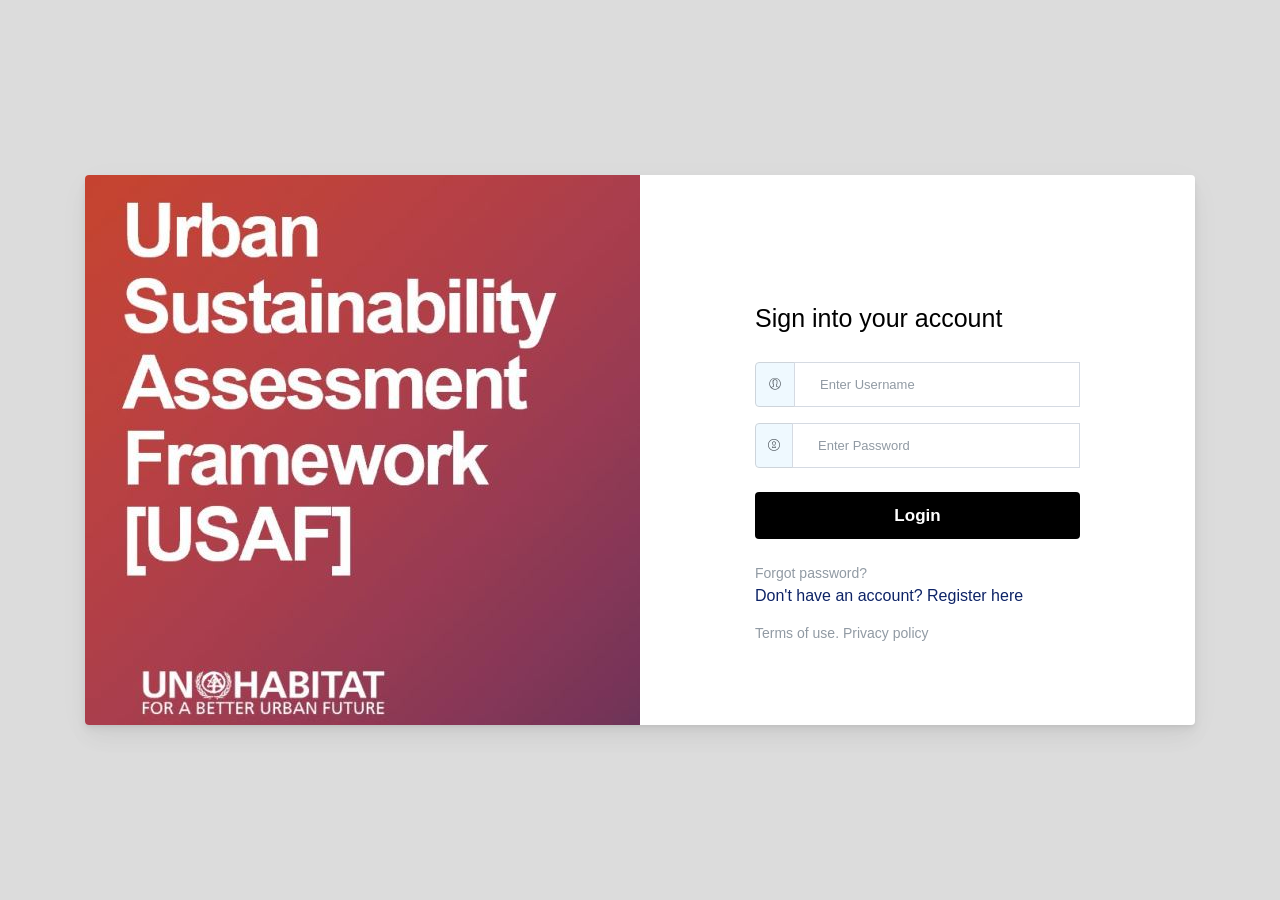
<file: index.html>
<!DOCTYPE html>
<html lang="en">
<head>
  <meta charset="UTF-8">
  <meta name="viewport" content="width=device-width, initial-scale=1.0">
  <meta http-equiv="X-UA-Compatible" content="ie=edge">
  <title>Login  </title>
   
  <link rel="stylesheet" href="assets/css/login.css"> 
  <link href="./main.css" rel="stylesheet"> 
</head>
<body>
  <main class="d-flex align-items-center min-vh-100 py-3 py-md-0 login-body h-100">
    <div class="container ">
      <div class="card login-card">
        <div class="row no-gutters">
          <div class="col-md-6">
            <img src="assets/images/login.jpg" alt="login" class="login-card-img">
             
          </div>
          <div class="col-md-6">
            <div class="card-body">
               <div class="brand-wrapper">
                <!--<img src="assets/images/logo.png" alt="logo" class="logo"> -->
              </div> 
			  
			  </br>
              <p class="login-card-description">Sign into your account</p>
			  
              <form action="dashboard-1.html"  class="needs-validation" novalidate>
                  
	
	<!-- <div class="form-check-inline">
  <label class="form-check-label">
    <input type="radio" class="form-check-input" name="optradio"  value="user" checked> <b>User</b>
  </label>
</div>
<div class="form-check-inline">
  <label class="form-check-label">
    <input type="radio" class="form-check-input" name="optradio" value="admin" > <b> Admin</b>
  </label>
</div>-->
 
				  <div class="form-group mt-4">
				   
                                            <div class="input-group">
                                                <div class="input-group-prepend">
                                                    <span class="input-group-text " id="inputGroupPrepend"> <i class="pe-7s-user"> </i></span>
                                                </div>
                                                <input type="text" class="form-control" id="validationCustomUsername" placeholder="Enter Username" aria-describedby="inputGroupPrepend" required>
                                                <div class="invalid-feedback">
                                                     Please Enter a Username.
                                                </div>
                                            </div>
											
                     
                  </div>
                  <div class="form-group mb-4">
				   
                                            <div class="input-group">
                                                <div class="input-group-prepend">
                                                    <span class="input-group-text" id="inputGroupPrepend"><i class="pe-7s-door-lock"> </i></span>
                                                </div>
                                                <input type="password" name="password" id="password" class="form-control" placeholder="Enter Password" aria-describedby="inputGroupPrepend" required>
                                                <div class="invalid-feedback">
                                                    Please Enter a Password.
                                                </div>
                                            </div>
											
                     
                  </div>
                  <input name="login" id="login" class="btn btn-block login-btn mb-4" type="submit" value="Login">
                </form>
                <a href="#!" class="forgot-password-link">Forgot password?</a>
                <p class="login-card-footer-text">Don't have an account? <a href="pages-register.html" class="text-reset">Register here</a></p>
                <nav class="login-card-footer-nav">
                  <a href="#!">Terms of use.</a>
                  <a href="#!">Privacy policy</a>
                </nav><br/>
            </div>
          </div>
        </div>
      </div>
      <!-- <div class="card login-card">
        <img src="assets/images/login.jpg" alt="login" class="login-card-img">
        <div class="card-body">
          <h2 class="login-card-title">Login</h2>
          <p class="login-card-description">Sign in to your account to continue.</p>
          <form action="#!">
            <div class="form-group">
              <label for="email" class="sr-only">Email</label>
              <input type="email" name="email" id="email" class="form-control" placeholder="Email">
            </div>
            <div class="form-group">
              <label for="password" class="sr-only">Password</label>
              <input type="password" name="password" id="password" class="form-control" placeholder="Password">
            </div>
            <div class="form-prompt-wrapper">
              <div class="custom-control custom-checkbox login-card-check-box">
                <input type="checkbox" class="custom-control-input" id="customCheck1">
                <label class="custom-control-label" for="customCheck1">Remember me</label>
              </div>              
              <a href="#!" class="text-reset">Forgot password?</a>
            </div>
            <input name="login" id="login" class="btn btn-block login-btn mb-4" type="button" value="Login">
          </form>
          <p class="login-card-footer-text">Don't have an account? <a href="#!" class="text-reset">Register here</a></p>
        </div>
      </div> -->
    </div>
  </main>
   <script>
                                    // Example starter JavaScript for disabling form submissions if there are invalid fields
                                    (function() {
                                        'use strict';
                                        window.addEventListener('load', function() {
                                            // Fetch all the forms we want to apply custom Bootstrap validation styles to
                                            var forms = document.getElementsByClassName('needs-validation');
                                            // Loop over them and prevent submission
                                            var validation = Array.prototype.filter.call(forms, function(form) {
                                                form.addEventListener('submit', function(event) {
                                                    if (form.checkValidity() === false) {
                                                        event.preventDefault();
                                                        event.stopPropagation();
                                                    }
                                                    form.classList.add('was-validated');
                                                }, false);
                                            });
                                        }, false);
                                    })();
                                </script>
  <script type="text/javascript" src="./assets/scripts/main.js"></script></body>
</body>
</html>
</file>
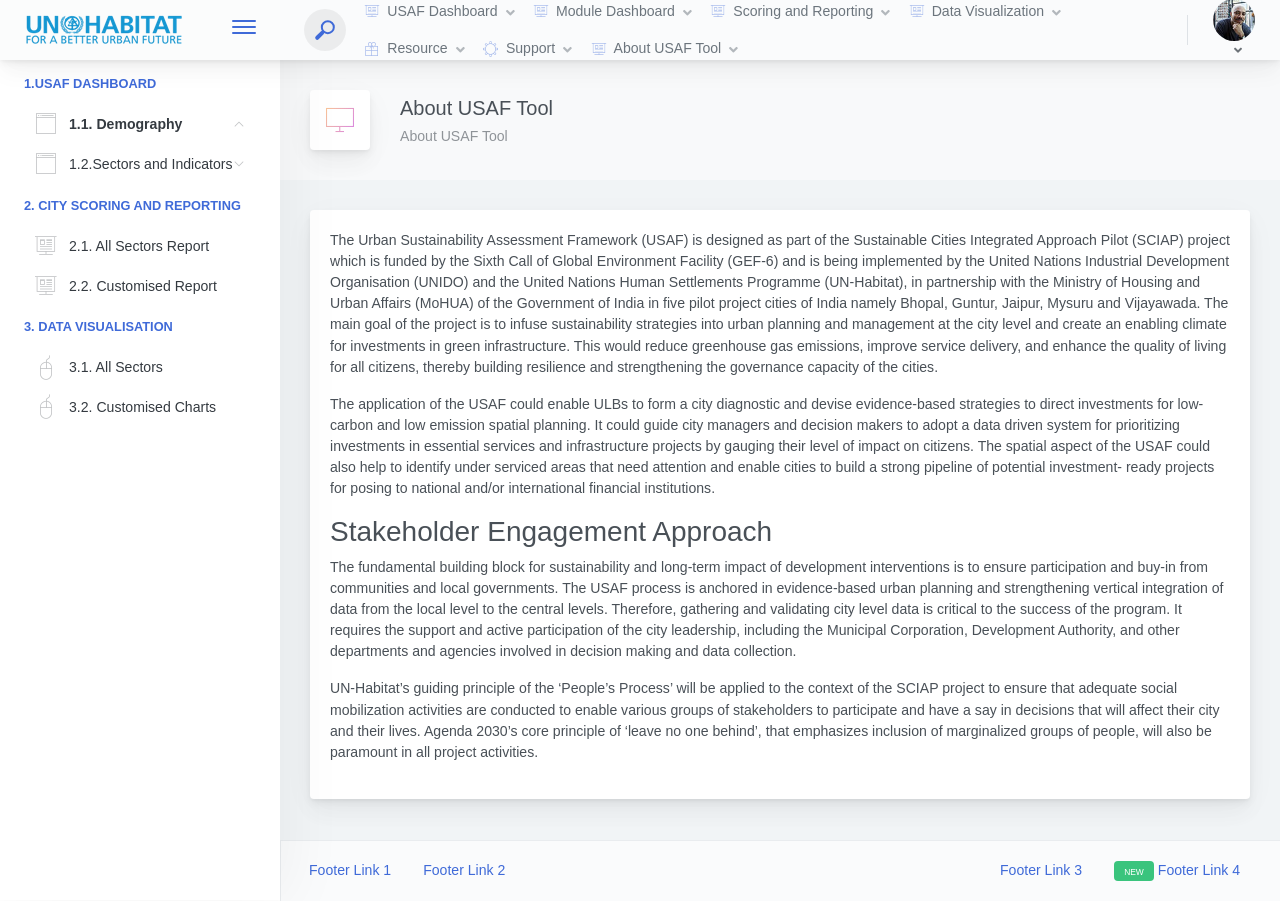
<file: black_page.html>
<!doctype html>
<html lang="en">

<head>
    <meta charset="utf-8">
    <meta http-equiv="X-UA-Compatible" content="IE=edge">
    <meta http-equiv="Content-Language" content="en">
    <meta http-equiv="Content-Type" content="text/html; charset=utf-8"/>
    <title>Dashboard-1 </title>
    <meta name="viewport" content="width=device-width, initial-scale=1, maximum-scale=1, user-scalable=no, shrink-to-fit=no" />
    <meta name="description" content="This is an example dashboard created using build-in elements and components.">
    <meta name="msapplication-tap-highlight" content="no">
    <!--
    =========================================================
    * ArchitectUI HTML Theme Dashboard - v1.0.0
    =========================================================
    * Product Page: https://dashboardpack.com
    * Copyright 2019 DashboardPack (https://dashboardpack.com)
    * Licensed under MIT (https://github.com/DashboardPack/architectui-html-theme-free/blob/master/LICENSE)
    =========================================================
    * The above copyright notice and this permission notice shall be included in all copies or substantial portions of the Software.
    -->
<link href="./main.css" rel="stylesheet"></head>
<body>
    <div class="app-container app-theme-white body-tabs-shadow fixed-sidebar fixed-header">
        <div class="app-header header-shadow">
            <div class="app-header__logo">
                <div class="logo-src"></div>
                <div class="header__pane ml-auto">
                    <div>
                        <button type="button" class="hamburger close-sidebar-btn hamburger--elastic" data-class="closed-sidebar">
                            <span class="hamburger-box">
                                <span class="hamburger-inner"></span>
                            </span>
                        </button>
                    </div>
                </div>
            </div>
            <div class="app-header__mobile-menu">
                <div>
                    <button type="button" class="hamburger hamburger--elastic mobile-toggle-nav">
                        <span class="hamburger-box">
                            <span class="hamburger-inner"></span>
                        </span>
                    </button>
                </div>
            </div>
            <div class="app-header__menu">
                <span>
                    <button type="button" class="btn-icon btn-icon-only btn btn-primary btn-sm mobile-toggle-header-nav">
                        <span class="btn-icon-wrapper">
                            <i class="fa fa-ellipsis-v fa-w-6"></i>
                        </span>
                    </button>
                </span>
            </div>  

			<div class="app-header__content">
                <div class="app-header-left">
                    <div class="search-wrapper">
                        <div class="input-holder">
                            <input type="text" class="search-input" placeholder="Type to search">
                            <button class="search-icon"><span></span></button>
                        </div>
                        <button class="close"></button>
                    </div>
                     
					<ul class="header-megamenu nav">
					 
					      
							<li class="btn-group nav-item">
                            <a class="nav-link" data-toggle="dropdown" aria-expanded="false">
                                <i class="nav-link-icon pe-7s-display2"> </i> USAF Dashboard
                                <i class="fa fa-angle-down ml-2 opacity-5"></i>
                            </a>
                            <div tabindex="-1" role="menu" aria-hidden="true" class="rm-pointers dropdown-menu" style=""> 
                                <div class="scroll-area-xs">
                                    <div class="scrollbar-container ps"> 
                                        <button type="button" tabindex="0" class="dropdown-item"><i class="dropdown-icon lnr-file-empty"></i>Dashboard1</button>
                                        <button type="button" tabindex="0" class="dropdown-item"><i class="dropdown-icon lnr-file-empty"></i>Dashboard2</button>
                                        <button type="button" tabindex="0" class="dropdown-item"><i class="dropdown-icon lnr-file-empty"></i>Dashboard3</button>
										 
									</div>
                                </div>
                                
                            </div>
                          </li>
						<li class="btn-group nav-item">
                            <a  href="#" class="nav-link" data-toggle="dropdown" aria-expanded="false">
                                <i class="nav-link-icon pe-7s-display2"> </i>Module Dashboard 
                                <i class="fa fa-angle-down ml-2 opacity-5"></i>
                            </a>
                            
                          </li>
						  <li class="btn-group nav-item">
                            <a  href="#" class="nav-link" data-toggle="dropdown" aria-expanded="false">
                                <i class="nav-link-icon pe-7s-display2"> </i>Scoring and Reporting 
                                <i class="fa fa-angle-down ml-2 opacity-5"></i>
                            </a>
                            
                          </li>
						  <li class="btn-group nav-item">
                            <a  href="#" class="nav-link" data-toggle="dropdown" aria-expanded="false">
                                <i class="nav-link-icon pe-7s-display2"> </i>Data Visualization 
                                <i class="fa fa-angle-down ml-2 opacity-5"></i>
                            </a>
                            
                          </li>
						 
						  
						
							
                        <li class="nav-item">
                            <a href="javascript:void(0);" data-placement="bottom" rel="popover-focus" data-offset="300" data-toggle="popover-custom" class="nav-link" data-original-title="" title="">
                                <i class="nav-link-icon pe-7s-gift"> </i> Resource 
                                <i class="fa fa-angle-down ml-2 opacity-5"></i>
                            </a>
                            <div class="rm-max-width">
                                <div class="d-none popover-custom-content">
                                    <div class="dropdown-mega-menu">
                                        <div class="grid-menu grid-menu-3col">
                                            <div class="no-gutters row">
                                                <div class="col-sm-6 col-xl-3">
                                                    <ul class="nav flex-column">
                                                        <li class="nav-item-header nav-item">  	USAF Indicators and Technical Manual (pdf)</li>
                                                        <li class="nav-item">
                                                            <a href="javascript:void(0);" class="nav-link">
                                                                <i class="nav-link-icon lnr-inbox"></i>
                                                                <span> Contacts</span>
                                                            </a>
                                                        </li>
                                                        
                                                    </ul>
                                                </div>
                                                <div class="col-sm-6 col-xl-3">
                                                    <ul class="nav flex-column">
                                                        <li class="nav-item-header nav-item">  	SCIAP City Metrics Report (pdf) </li> 
                                                        <li class="nav-item">
                                                            <a href="javascript:void(0);" class="nav-link"> Bhopal   </a>
                                                        </li>
                                                        <li class="nav-item">
                                                            <a href="javascript:void(0);" class="nav-link"> Jaipur
                                                                <!--<div class="ml-auto badge badge-success">New</div>-->
                                                            </a>
                                                        </li>
                                                        <li class="nav-item">
                                                            <a href="javascript:void(0);" class="nav-link">Mysore</a>
                                                        </li>
                                                        <li class="nav-item">
                                                            <a href="javascript:void(0);" class="nav-link">Vijayawada</a>
                                                        </li>
														 <li class="nav-item">
                                                            <a href="javascript:void(0);" class="nav-link">Guntur</a>
                                                        </li>
                                                    </ul>
                                                </div>
												
                                                <div class="col-sm-6 col-xl-3">
                                                    <ul class="nav flex-column">
                                                        <li class="nav-item-header nav-item"> City Profiles and Diagnostics (pdf links) </li>
                                                         <li class="nav-item">
                                                            <a href="javascript:void(0);" class="nav-link"> Bhopal   </a>
                                                        </li>
                                                        <li class="nav-item">
                                                            <a href="javascript:void(0);" class="nav-link"> Jaipur
                                                                <!--<div class="ml-auto badge badge-success">New</div>-->
                                                            </a>
                                                        </li>
                                                        <li class="nav-item">
                                                            <a href="javascript:void(0);" class="nav-link">Mysore</a>
                                                        </li>
                                                        <li class="nav-item">
                                                            <a href="javascript:void(0);" class="nav-link">Vijayawada</a>
                                                        </li>
														 <li class="nav-item">
                                                            <a href="javascript:void(0);" class="nav-link">Guntur</a>
                                                        </li>
                                                    </ul>
                                                </div>
												
												 <div class="col-sm-6 col-xl-3">
                                                    <ul class="nav flex-column">
                                                        <li class="nav-item-header nav-item"> Sustainable City Strategies (pdf links)  </li>
                                                        <li class="nav-item">
                                                            <a href="javascript:void(0);" class="nav-link"> Bhopal   </a>
                                                        </li>
                                                        <li class="nav-item">
                                                            <a href="javascript:void(0);" class="nav-link"> Jaipur
                                                                <!--<div class="ml-auto badge badge-success">New</div>-->
                                                            </a>
                                                        </li>
                                                        <li class="nav-item">
                                                            <a href="javascript:void(0);" class="nav-link">Mysore</a>
                                                        </li>
                                                        <li class="nav-item">
                                                            <a href="javascript:void(0);" class="nav-link">Vijayawada</a>
                                                        </li>
														 <li class="nav-item">
                                                            <a href="javascript:void(0);" class="nav-link">Guntur</a>
                                                        </li>
                                                    </ul>
                                                </div>
												
                                            </div>
                                        </div>
                                    </div>
                                </div>
                            </div>
                        </li>
					 
					 
                        <li class="dropdown nav-item">
                            <a aria-haspopup="true" data-toggle="dropdown" class="nav-link" aria-expanded="false">
                                <i class="nav-link-icon pe-7s-settings"></i> Support 
                                <i class="fa fa-angle-down ml-2 opacity-5"></i>
                            </a>
                            <div tabindex="-1" role="menu" aria-hidden="true" class="dropdown-menu-rounded dropdown-menu-lg rm-pointers dropdown-menu" style="">
                                
                                <button type="button" tabindex="0" class="dropdown-item">
                                    <i class="dropdown-icon lnr-file-empty"></i>USAF Application Manual (pdf
                                </button>
                                <button type="button" tabindex="0" class="dropdown-item">
                                    <i class="dropdown-icon lnr-file-empty"> </i>Contact us (form builder)
                                </button>
                                <button type="button" tabindex="0" class="dropdown-item">
                                    <i class="dropdown-icon lnr-file-empty"> </i> Raise a query (form builder)
                                </button>
                                 
                               
                            </div>
                        </li> 
						
						 <li class="btn-group nav-item">
                            <a  href="#" class="nav-link" data-toggle="dropdown" aria-expanded="false">
                                <i class="nav-link-icon pe-7s-display2"> </i>About USAF Tool 
                                <i class="fa fa-angle-down ml-2 opacity-5"></i>
                            </a>
                            
                          </li>
						  
                    </ul>
					
					</div>
                <div class="app-header-right">
                    <div class="header-btn-lg pr-0">
                        <div class="widget-content p-0">
                            <div class="widget-content-wrapper">
                                <div class="widget-content-left">
                                    <div class="btn-group">
                                        <a data-toggle="dropdown" aria-haspopup="true" aria-expanded="false" class="p-0 btn">
                                            <img width="42" class="rounded-circle" src="assets/images/avatars/11.jpg" alt="">
                                            <i class="fa fa-angle-down ml-2 opacity-8"></i>
                                        </a>
                                        <div tabindex="-1" role="menu" aria-hidden="true" class="dropdown-menu dropdown-menu-right">
                                            <button type="button" tabindex="0" class="dropdown-item">User Account</button>
                                            <button type="button" tabindex="0" class="dropdown-item">Settings</button>
                                            <h6 tabindex="-1" class="dropdown-header">Header</h6>
                                            <button type="button" tabindex="0" class="dropdown-item">Actions</button>
                                            <div tabindex="-1" class="dropdown-divider"></div>
                                            <button type="button" tabindex="0" class="dropdown-item">Dividers</button>
                                        </div>
                                    </div>
                                </div>
                                <div class="widget-content-left  ml-3 header-user-info">
                                    <div class="widget-heading">
                                        Kamlesh Patel
                                    </div>
                                    <div class="widget-subheading">
                                          Manager
                                    </div>
                                </div>
                                <!--<div class="widget-content-right header-user-info ml-3">
                                    <button type="button" class="btn-shadow p-1 btn btn-primary btn-sm show-toastr-example">
                                        <i class="fa text-white fa-calendar pr-1 pl-1"></i>
                                    </button>
                                </div>-->
                            </div>
                        </div>
                    </div>        </div>
            </div>
        </div>      
		 
		<div class="app-main">
                <div class="app-sidebar sidebar-shadow">
                    <div class="app-header__logo">
                        <div class="logo-src"></div>
                        <div class="header__pane ml-auto">
                            <div>
                                <button type="button" class="hamburger close-sidebar-btn hamburger--elastic" data-class="closed-sidebar">
                                    <span class="hamburger-box">
                                        <span class="hamburger-inner"></span>
                                    </span>
                                </button>
                            </div>
                        </div>
                    </div>
                    <div class="app-header__mobile-menu">
                        <div>
                            <button type="button" class="hamburger hamburger--elastic mobile-toggle-nav">
                                <span class="hamburger-box">
                                    <span class="hamburger-inner"></span>
                                </span>
                            </button>
                        </div>
                    </div>
                    <div class="app-header__menu">
                        <span>
                            <button type="button" class="btn-icon btn-icon-only btn btn-primary btn-sm mobile-toggle-header-nav">
                                <span class="btn-icon-wrapper">
                                    <i class="fa fa-ellipsis-v fa-w-6"></i>
                                </span>
                            </button>
                        </span>
                    </div>    
					
					<div class="scrollbar-sidebar">
                        <div class="app-sidebar__inner">
                            <ul class="vertical-nav-menu">
                                <li class="app-sidebar__heading"> 1.USAF Dashboard  
								
								<li class="mm-active">
                                <a href="#" aria-expanded="true">
                                    <i class="metismenu-icon pe-7s-browser"></i>1.1. Demography
                                    <i class="metismenu-state-icon pe-7s-angle-down caret-left"></i>
                                </a>
								</li>
								
                                 <li >
                                <a href="#" aria-expanded="true">
                                    <i class="metismenu-icon pe-7s-browser"></i>1.2.Sectors and Indicators
                                    <i class="metismenu-state-icon pe-7s-angle-down caret-left"></i>
                                </a>
								
                                <ul class="mm-collapse  " style="">
                                    <li>
                                        <a href="#">
                                            <i class="metismenu-icon"></i> 1.2.1.Urban Form, Public Space and Safety
                                        </a>
                                    </li>
                                    <li>
                                        <a href="#">
                                            <i class="metismenu-icon"></i>1.2.2.Housing and Property
                                        </a>
                                    </li>
                                    <li>
                                        <a href="#">
                                            <i class="metismenu-icon"></i>1.2.3.Water
                                        </a>
                                    </li>
                                    <li>
                                        <a href="#">
                                            <i class="metismenu-icon"></i>1.2.4.Sanitation
                                        </a>
                                    </li>
                                    <li>
                                        <a href="#">
                                            <i class="metismenu-icon"></i>1.2.5. Solid Waste Management
                                        </a>
                                    </li>
                                    <li>
                                        <a href="#">
                                            <i class="metismenu-icon"></i>1.2.6.Transportation
                                        </a>
                                    </li>
									<li>
                                        <a href="#">
                                            <i class="metismenu-icon"></i>1.2.7. Social Facilities and Services
                                        </a>
                                    </li>
									<li>
                                        <a href="#">
                                            <i class="metismenu-icon"></i>1.2.8. Environment and Ecology
                                        </a>
                                    </li>
									<li>
                                        <a href="#">
                                            <i class="metismenu-icon"></i>1.2.9. Clean Energy
                                        </a>
                                    </li>
									<li>
                                        <a href="#">
                                            <i class="metismenu-icon"></i>1.2.10. Disaster Risk Management
                                        </a>
                                    </li>
									<li>
                                        <a href="#">
                                            <i class="metismenu-icon"></i>1.2.11. Governance and Data Management
                                        </a>
                                    </li>
									<li>
                                        <a href="#">
                                            <i class="metismenu-icon"></i>1.2.12. Finance and Economy
                                        </a>
                                    </li>
									
                                </ul>
                            </li>								</li>
                                
								
                                <li class="app-sidebar__heading"> 2. City Scoring and Reporting </li>
                                <li>
                                    <a href="dashboard-boxes.html">
                                        <i class="metismenu-icon pe-7s-display2"></i>
                                        2.1. All Sectors Report
                                    </a>
                                </li>
								 <li>
                                    <a href="dashboard-boxes.html">
                                        <i class="metismenu-icon pe-7s-display2"></i>
                                        2.2. Customised Report
                                    </a>
                                </li>
								
                                <li class="app-sidebar__heading">3. Data Visualisation</li>
                                <li>
                                    <a href="#">
                                        <i class="metismenu-icon pe-7s-mouse">
                                        </i>3.1. All Sectors
                                    </a>
                                </li>
								<li>
                                    <a href="#">
                                        <i class="metismenu-icon pe-7s-mouse">
                                        </i>3.2. Customised Charts
                                    </a>
                                </li>
								  
                            </ul>
                        </div>
                    </div>
					
					
                </div>  

				<div class="app-main__outer">
                    <div class="app-main__inner">
                        <div class="app-page-title">
                            <div class="page-title-wrapper">
                                <div class="page-title-heading">
                                    <div class="page-title-icon">
                                        <i class="pe-7s-monitor icon-gradient bg-mean-fruit">
                                        </i>
                                    </div>
                                    <div>  About USAF Tool
                                        <div class="page-title-subheading">About USAF Tool
                                        </div>
                                    </div>
                                </div>
                                <div class="page-title-actions">
                                     <!--<button type="button" data-toggle="tooltip" title="Example Tooltip" data-placement="bottom" class="btn-shadow mr-3 btn btn-dark">
                                        <i class="fa fa-star"></i>
                                    </button>
                                   <div class="d-inline-block dropdown">
                                        <button type="button" data-toggle="dropdown" aria-haspopup="true" aria-expanded="false" class="btn-shadow dropdown-toggle btn btn-info">
                                            <span class="btn-icon-wrapper pr-2 opacity-7">
                                                <i class="fa fa-business-time fa-w-20"></i>
                                            </span>
                                            Buttons
                                        </button>
                                        <div tabindex="-1" role="menu" aria-hidden="true" class="dropdown-menu dropdown-menu-right">
                                            <ul class="nav flex-column">
                                                <li class="nav-item">
                                                    <a href="javascript:void(0);" class="nav-link">
                                                        <i class="nav-link-icon lnr-inbox"></i>
                                                        <span>
                                                            Inbox
                                                        </span>
                                                        <div class="ml-auto badge badge-pill badge-secondary">86</div>
                                                    </a>
                                                </li>
                                                <li class="nav-item">
                                                    <a href="javascript:void(0);" class="nav-link">
                                                        <i class="nav-link-icon lnr-book"></i>
                                                        <span>
                                                            Book
                                                        </span>
                                                        <div class="ml-auto badge badge-pill badge-danger">5</div>
                                                    </a>
                                                </li>
                                                <li class="nav-item">
                                                    <a href="javascript:void(0);" class="nav-link">
                                                        <i class="nav-link-icon lnr-picture"></i>
                                                        <span>
                                                            Picture
                                                        </span>
                                                    </a>
                                                </li>
                                                <li class="nav-item">
                                                    <a disabled href="javascript:void(0);" class="nav-link disabled">
                                                        <i class="nav-link-icon lnr-file-empty"></i>
                                                        <span>
                                                            File Disabled
                                                        </span>
                                                    </a>
                                                </li>
                                            </ul>
                                        </div>
                                    </div>
									-->
                                </div>    
								
								</div>
                        </div>  


<div class="card-body card">
<div class="row">
<div class="col-md-12">
<p>The Urban Sustainability Assessment Framework (USAF) is designed as part of the Sustainable Cities Integrated Approach Pilot (SCIAP) project which is funded by the Sixth Call of Global Environment Facility (GEF-6) and is being implemented by the United Nations Industrial Development Organisation (UNIDO) and the United Nations Human Settlements Programme (UN-Habitat), in partnership with the Ministry of Housing and Urban Affairs (MoHUA) of the Government of India in five pilot project cities of India namely Bhopal, Guntur, Jaipur, Mysuru and Vijayawada. The main goal of the project is to infuse sustainability strategies into urban planning and management at the city level and create an enabling climate for investments in green infrastructure. This would reduce greenhouse gas emissions, improve service delivery, and enhance the quality of living for all citizens, thereby building resilience and strengthening the governance capacity of the cities.

</p>
<p>
The application of the USAF could enable ULBs to form a city diagnostic and devise evidence-based strategies to direct investments for low-carbon and low emission spatial planning. It could guide city managers and decision makers to adopt a data driven system for prioritizing investments in essential services and infrastructure projects by gauging their level of impact on citizens. The spatial aspect of the USAF could also help to identify under serviced areas that need attention and enable cities to build a strong pipeline of potential investment- ready projects for posing to national and/or international financial institutions.  

</p>
<h3>Stakeholder Engagement Approach </h3>
<p>The fundamental building block for sustainability and long-term impact of development interventions is to ensure participation and buy-in from communities and local governments. The USAF process is anchored in evidence-based urban planning and strengthening vertical integration of data from the local level to the central levels. Therefore, gathering and validating city level data is critical to the success of the program. It requires the support and active participation of the city leadership, including the Municipal Corporation, Development Authority, and other departments and agencies involved in decision making and data collection.  </p>

<p> UN-Habitat’s guiding principle of the ‘People’s Process’ will be applied to the context of the SCIAP project to ensure that adequate social mobilization activities are conducted to enable various groups of stakeholders to participate and have a say in decisions that will affect their city and their lives. Agenda 2030’s core principle of ‘leave no one behind’, that emphasizes inclusion of marginalized groups of people, will also be paramount in all project activities.</p>
</div>
</div>

</div>
                          
                    </div>
					
					
                    <div class="app-wrapper-footer">
                        <div class="app-footer">
                            <div class="app-footer__inner">
                                <div class="app-footer-left">
                                    <ul class="nav">
                                        <li class="nav-item">
                                            <a href="javascript:void(0);" class="nav-link">
                                                Footer Link 1
                                            </a>
                                        </li>
                                        <li class="nav-item">
                                            <a href="javascript:void(0);" class="nav-link">
                                                Footer Link 2
                                            </a>
                                        </li>
                                    </ul>
                                </div>
                                <div class="app-footer-right">
                                    <ul class="nav">
                                        <li class="nav-item">
                                            <a href="javascript:void(0);" class="nav-link">
                                                Footer Link 3
                                            </a>
                                        </li>
                                        <li class="nav-item">
                                            <a href="javascript:void(0);" class="nav-link">
                                                <div class="badge badge-success mr-1 ml-0">
                                                    <small>NEW</small>
                                                </div>
                                                Footer Link 4
                                            </a>
                                        </li>
                                    </ul>
                                </div>
                            </div>
                        </div>
                    </div>    </div>
                 
        </div>
    </div>
<script type="text/javascript" src="./assets/scripts/main.js"></script></body>
</html>
</file>
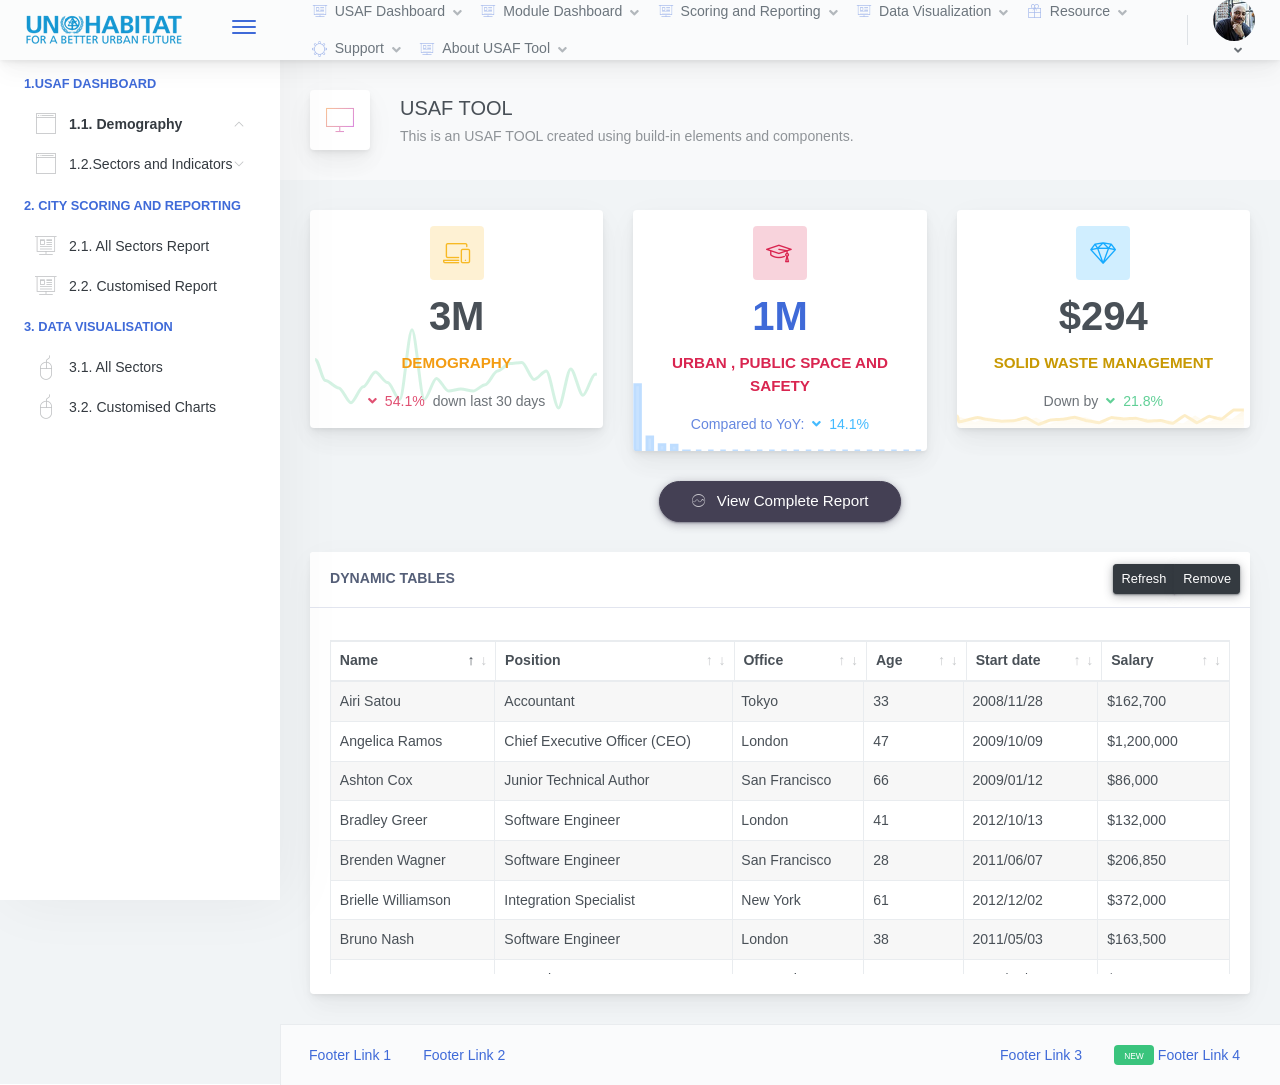
<file: dashboard-1.html>
<!doctype html>
<html lang="en">

<head>
    <meta charset="utf-8">
    <meta http-equiv="X-UA-Compatible" content="IE=edge">
    <meta http-equiv="Content-Language" content="en">
    <meta http-equiv="Content-Type" content="text/html; charset=utf-8"/>
    <title>Dashboard-1 </title>
    <meta name="viewport" content="width=device-width, initial-scale=1, maximum-scale=1, user-scalable=no, shrink-to-fit=no" />
    <meta name="description" content="This is an example dashboard created using build-in elements and components.">
    <meta name="msapplication-tap-highlight" content="no">
    <!--
    =========================================================
    * ArchitectUI HTML Theme Dashboard - v1.0.0
    =========================================================
    * Product Page: https://dashboardpack.com
    * Copyright 2019 DashboardPack (https://dashboardpack.com)
    * Licensed under MIT (https://github.com/DashboardPack/architectui-html-theme-free/blob/master/LICENSE)
    =========================================================
    * The above copyright notice and this permission notice shall be included in all copies or substantial portions of the Software.
    -->

<link href="./main.css" rel="stylesheet"></head>
<body>
    <div class="app-container app-theme-white body-tabs-shadow fixed-sidebar fixed-header">
        <div class="app-header header-shadow">
            <div class="app-header__logo">
                <div class="logo-src"></div>
                <div class="header__pane ml-auto">
                    <div>
                        <button type="button" class="hamburger close-sidebar-btn hamburger--elastic" data-class="closed-sidebar">
                            <span class="hamburger-box">
                                <span class="hamburger-inner"></span>
                            </span>
                        </button>
                    </div>
                </div>
            </div>
            <div class="app-header__mobile-menu">
                <div>
                    <button type="button" class="hamburger hamburger--elastic mobile-toggle-nav">
                        <span class="hamburger-box">
                            <span class="hamburger-inner"></span>
                        </span>
                    </button>
                </div>
            </div>
            <div class="app-header__menu">
                <span>
                    <button type="button" class="btn-icon btn-icon-only btn btn-primary btn-sm mobile-toggle-header-nav">
                        <span class="btn-icon-wrapper">
                            <i class="fa fa-ellipsis-v fa-w-6"></i>
                        </span>
                    </button>
                </span>
            </div>    
			
			<div class="app-header__content">
                <div class="app-header-left">
                    <!--<div class="search-wrapper">
                        <div class="input-holder">
                            <input type="text" class="search-input" placeholder="Type to search">
                            <button class="search-icon"><span></span></button>
                        </div>
                        <button class="close"></button>
                    </div>-->
					
                     <ul class="header-megamenu nav">
					 
					      
							<li class="btn-group nav-item">
                            <a class="nav-link" data-toggle="dropdown" aria-expanded="false">
                                <i class="nav-link-icon pe-7s-display2"> </i> USAF Dashboard
                                <i class="fa fa-angle-down ml-2 opacity-5"></i>
                            </a>
                            <div tabindex="-1" role="menu" aria-hidden="true" class="rm-pointers dropdown-menu" style=""> 
                                <div class="scroll-area-xs">
                                    <div class="scrollbar-container ps"> 
                                        <button type="button" tabindex="0" class="dropdown-item"><i class="dropdown-icon lnr-file-empty"></i>Dashboard1</button>
                                        <button type="button" tabindex="0" class="dropdown-item"><i class="dropdown-icon lnr-file-empty"></i>Dashboard2</button>
                                        <button type="button" tabindex="0" class="dropdown-item"><i class="dropdown-icon lnr-file-empty"></i>Dashboard3</button>
										 
									</div>
                                </div>
                                
                            </div>
                          </li>
						<li class="btn-group nav-item">
                            <a  href="#" class="nav-link" data-toggle="dropdown" aria-expanded="false">
                                <i class="nav-link-icon pe-7s-display2"> </i>Module Dashboard 
                                <i class="fa fa-angle-down ml-2 opacity-5"></i>
                            </a>
                            
                          </li>
						  <li class="btn-group nav-item">
                            <a  href="#" class="nav-link" data-toggle="dropdown" aria-expanded="false">
                                <i class="nav-link-icon pe-7s-display2"> </i>Scoring and Reporting 
                                <i class="fa fa-angle-down ml-2 opacity-5"></i>
                            </a>
                            
                          </li>
						  <li class="btn-group nav-item">
                            <a  href="#" class="nav-link" data-toggle="dropdown" aria-expanded="false">
                                <i class="nav-link-icon pe-7s-display2"> </i>Data Visualization 
                                <i class="fa fa-angle-down ml-2 opacity-5"></i>
                            </a>
                            
                          </li>
						 
						  
						
							
                        <li class="nav-item">
                            <a href="javascript:void(0);" data-placement="bottom" rel="popover-focus" data-offset="300" data-toggle="popover-custom" class="nav-link" data-original-title="" title="">
                                <i class="nav-link-icon pe-7s-gift"> </i> Resource 
                                <i class="fa fa-angle-down ml-2 opacity-5"></i>
                            </a>
                            <div class="rm-max-width">
                                <div class="d-none popover-custom-content">
                                    <div class="dropdown-mega-menu">
                                        <div class="grid-menu grid-menu-3col">
                                            <div class="no-gutters row">
                                                <div class="col-sm-6 col-xl-3">
                                                    <ul class="nav flex-column">
                                                        <li class="nav-item-header nav-item">  	USAF Indicators and Technical Manual (pdf)</li>
                                                        <li class="nav-item">
                                                            <a href="javascript:void(0);" class="nav-link">
                                                                <i class="nav-link-icon lnr-inbox"></i>
                                                                <span> Contacts</span>
                                                            </a>
                                                        </li>
                                                        
                                                    </ul>
                                                </div>
                                                <div class="col-sm-6 col-xl-3">
                                                    <ul class="nav flex-column">
                                                        <li class="nav-item-header nav-item">  	SCIAP City Metrics Report (pdf) </li> 
                                                        <li class="nav-item">
                                                            <a href="javascript:void(0);" class="nav-link"> Bhopal   </a>
                                                        </li>
                                                        <li class="nav-item">
                                                            <a href="javascript:void(0);" class="nav-link"> Jaipur
                                                                <!--<div class="ml-auto badge badge-success">New</div>-->
                                                            </a>
                                                        </li>
                                                        <li class="nav-item">
                                                            <a href="javascript:void(0);" class="nav-link">Mysore</a>
                                                        </li>
                                                        <li class="nav-item">
                                                            <a href="javascript:void(0);" class="nav-link">Vijayawada</a>
                                                        </li>
														 <li class="nav-item">
                                                            <a href="javascript:void(0);" class="nav-link">Guntur</a>
                                                        </li>
                                                    </ul>
                                                </div>
												
                                                <div class="col-sm-6 col-xl-3">
                                                    <ul class="nav flex-column">
                                                        <li class="nav-item-header nav-item"> City Profiles and Diagnostics (pdf links) </li>
                                                         <li class="nav-item">
                                                            <a href="javascript:void(0);" class="nav-link"> Bhopal   </a>
                                                        </li>
                                                        <li class="nav-item">
                                                            <a href="javascript:void(0);" class="nav-link"> Jaipur
                                                                <!--<div class="ml-auto badge badge-success">New</div>-->
                                                            </a>
                                                        </li>
                                                        <li class="nav-item">
                                                            <a href="javascript:void(0);" class="nav-link">Mysore</a>
                                                        </li>
                                                        <li class="nav-item">
                                                            <a href="javascript:void(0);" class="nav-link">Vijayawada</a>
                                                        </li>
														 <li class="nav-item">
                                                            <a href="javascript:void(0);" class="nav-link">Guntur</a>
                                                        </li>
                                                    </ul>
                                                </div>
												
												 <div class="col-sm-6 col-xl-3">
                                                    <ul class="nav flex-column">
                                                        <li class="nav-item-header nav-item"> Sustainable City Strategies (pdf links)  </li>
                                                        <li class="nav-item">
                                                            <a href="javascript:void(0);" class="nav-link"> Bhopal   </a>
                                                        </li>
                                                        <li class="nav-item">
                                                            <a href="javascript:void(0);" class="nav-link"> Jaipur
                                                                <!--<div class="ml-auto badge badge-success">New</div>-->
                                                            </a>
                                                        </li>
                                                        <li class="nav-item">
                                                            <a href="javascript:void(0);" class="nav-link">Mysore</a>
                                                        </li>
                                                        <li class="nav-item">
                                                            <a href="javascript:void(0);" class="nav-link">Vijayawada</a>
                                                        </li>
														 <li class="nav-item">
                                                            <a href="javascript:void(0);" class="nav-link">Guntur</a>
                                                        </li>
                                                    </ul>
                                                </div>
												
                                            </div>
                                        </div>
                                    </div>
                                </div>
                            </div>
                        </li>
					 
					 
                        <li class="dropdown nav-item">
                            <a aria-haspopup="true" data-toggle="dropdown" class="nav-link" aria-expanded="false">
                                <i class="nav-link-icon pe-7s-settings"></i> Support 
                                <i class="fa fa-angle-down ml-2 opacity-5"></i>
                            </a>
                            <div tabindex="-1" role="menu" aria-hidden="true" class="dropdown-menu-rounded dropdown-menu-lg rm-pointers dropdown-menu" style="">
                                
                                <button type="button" tabindex="0" class="dropdown-item">
                                    <i class="dropdown-icon lnr-file-empty"></i>USAF Application Manual (pdf
                                </button>
                                <button type="button" tabindex="0" class="dropdown-item">
                                    <i class="dropdown-icon lnr-file-empty"> </i>Contact us (form builder)
                                </button>
                                <button type="button" tabindex="0" class="dropdown-item">
                                    <i class="dropdown-icon lnr-file-empty"> </i> Raise a query (form builder)
                                </button>
                                 
                               
                            </div>
                        </li> 
						
						 <li class="btn-group nav-item">
                            <a  href="#" class="nav-link" data-toggle="dropdown" aria-expanded="false">
                                <i class="nav-link-icon pe-7s-display2"> </i>About USAF Tool 
                                <i class="fa fa-angle-down ml-2 opacity-5"></i>
                            </a>
                            
                          </li>
						  
                    </ul>
					
					</div>
                <div class="app-header-right">
                    <div class="header-btn-lg pr-0">
                        <div class="widget-content p-0">
                            <div class="widget-content-wrapper">
                                <div class="widget-content-left">
                                    <div class="btn-group">
                                        <a data-toggle="dropdown" aria-haspopup="true" aria-expanded="false" class="p-0 btn">
                                            <img width="42" class="rounded-circle" src="assets/images/avatars/11.jpg" alt="">
                                            <i class="fa fa-angle-down ml-2 opacity-8"></i>
                                        </a>
                                        <div tabindex="-1" role="menu" aria-hidden="true" class="dropdown-menu dropdown-menu-right">
                                            <button type="button" tabindex="0" class="dropdown-item">User Account</button>
                                            <button type="button" tabindex="0" class="dropdown-item">Settings</button>
                                            <h6 tabindex="-1" class="dropdown-header">Header</h6>
                                            <button type="button" tabindex="0" class="dropdown-item">Actions</button>
                                            <div tabindex="-1" class="dropdown-divider"></div>
                                            <button type="button" tabindex="0" class="dropdown-item">Dividers</button>
                                        </div>
                                    </div>
                                </div>
                                <div class="widget-content-left  ml-3 header-user-info">
                                    <div class="widget-heading">
                                        Kamlesh Patel
                                    </div>
                                    <div class="widget-subheading">
                                          Manager
                                    </div>
                                </div>
                                <!--<div class="widget-content-right header-user-info ml-3">
                                    <button type="button" class="btn-shadow p-1 btn btn-primary btn-sm show-toastr-example">
                                        <i class="fa text-white fa-calendar pr-1 pl-1"></i>
                                    </button>
                                </div>-->
                            </div>
                        </div>
                    </div>        </div>
            </div>
        </div>      
		 
		<div class="app-main">
                <div class="app-sidebar sidebar-shadow">
                    <div class="app-header__logo">
                        <div class="logo-src"></div>
                        <div class="header__pane ml-auto">
                            <div>
                                <button type="button" class="hamburger close-sidebar-btn hamburger--elastic" data-class="closed-sidebar">
                                    <span class="hamburger-box">
                                        <span class="hamburger-inner"></span>
                                    </span>
                                </button>
                            </div>
                        </div>
                    </div>
                    <div class="app-header__mobile-menu">
                        <div>
                            <button type="button" class="hamburger hamburger--elastic mobile-toggle-nav">
                                <span class="hamburger-box">
                                    <span class="hamburger-inner"></span>
                                </span>
                            </button>
                        </div>
                    </div>
                    <div class="app-header__menu">
                        <span>
                            <button type="button" class="btn-icon btn-icon-only btn btn-primary btn-sm mobile-toggle-header-nav">
                                <span class="btn-icon-wrapper">
                                    <i class="fa fa-ellipsis-v fa-w-6"></i>
                                </span>
                            </button>
                        </span>
                    </div>   


					<div class="scrollbar-sidebar">
                        <div class="app-sidebar__inner">
                            <ul class="vertical-nav-menu">
                                <li class="app-sidebar__heading"> 1.USAF Dashboard  
								
								<li class="mm-active">
                                <a href="#" aria-expanded="true">
                                    <i class="metismenu-icon pe-7s-browser"></i>1.1. Demography
                                    <i class="metismenu-state-icon pe-7s-angle-down caret-left"></i>
                                </a>
								</li>
								
                                 <li >
                                <a href="#" aria-expanded="true">
                                    <i class="metismenu-icon pe-7s-browser"></i>1.2.Sectors and Indicators
                                    <i class="metismenu-state-icon pe-7s-angle-down caret-left"></i>
                                </a>
								
                                <ul class="mm-collapse  " style="">
                                    <li>
                                        <a href="#">
                                            <i class="metismenu-icon"></i> 1.2.1.Urban Form, Public Space and Safety
                                        </a>
                                    </li>
                                    <li>
                                        <a href="#">
                                            <i class="metismenu-icon"></i>1.2.2.Housing and Property
                                        </a>
                                    </li>
                                    <li>
                                        <a href="#">
                                            <i class="metismenu-icon"></i>1.2.3.Water
                                        </a>
                                    </li>
                                    <li>
                                        <a href="#">
                                            <i class="metismenu-icon"></i>1.2.4.Sanitation
                                        </a>
                                    </li>
                                    <li>
                                        <a href="#">
                                            <i class="metismenu-icon"></i>1.2.5. Solid Waste Management
                                        </a>
                                    </li>
                                    <li>
                                        <a href="#">
                                            <i class="metismenu-icon"></i>1.2.6.Transportation
                                        </a>
                                    </li>
									<li>
                                        <a href="#">
                                            <i class="metismenu-icon"></i>1.2.7. Social Facilities and Services
                                        </a>
                                    </li>
									<li>
                                        <a href="#">
                                            <i class="metismenu-icon"></i>1.2.8. Environment and Ecology
                                        </a>
                                    </li>
									<li>
                                        <a href="#">
                                            <i class="metismenu-icon"></i>1.2.9. Clean Energy
                                        </a>
                                    </li>
									<li>
                                        <a href="#">
                                            <i class="metismenu-icon"></i>1.2.10. Disaster Risk Management
                                        </a>
                                    </li>
									<li>
                                        <a href="#">
                                            <i class="metismenu-icon"></i>1.2.11. Governance and Data Management
                                        </a>
                                    </li>
									<li>
                                        <a href="#">
                                            <i class="metismenu-icon"></i>1.2.12. Finance and Economy
                                        </a>
                                    </li>
									
                                </ul>
                            </li>								</li>
                                
								
                                <li class="app-sidebar__heading"> 2. City Scoring and Reporting </li>
                                <li>
                                    <a href="dashboard-boxes.html">
                                        <i class="metismenu-icon pe-7s-display2"></i>
                                        2.1. All Sectors Report
                                    </a>
                                </li>
								 <li>
                                    <a href="dashboard-boxes.html">
                                        <i class="metismenu-icon pe-7s-display2"></i>
                                        2.2. Customised Report
                                    </a>
                                </li>
								
                                <li class="app-sidebar__heading">3. Data Visualisation</li>
                                <li>
                                    <a href="#">
                                        <i class="metismenu-icon pe-7s-mouse">
                                        </i>3.1. All Sectors
                                    </a>
                                </li>
								<li>
                                    <a href="#">
                                        <i class="metismenu-icon pe-7s-mouse">
                                        </i>3.2. Customised Charts
                                    </a>
                                </li>
								  
                            </ul>
                        </div>
                    </div>
					
					
                </div>  

				<div class="app-main__outer">
                    <div class="app-main__inner">
                        <div class="app-page-title">
                            <div class="page-title-wrapper">
                                <div class="page-title-heading">
                                    <div class="page-title-icon">
                                        <i class="pe-7s-monitor icon-gradient bg-mean-fruit">
                                        </i>
                                    </div>
                                    <div> USAF TOOL
                                        <div class="page-title-subheading">This is an  USAF TOOL created using build-in elements and components.
                                        </div>
                                    </div>
                                </div>
                                <div class="page-title-actions">
                                     <!--<button type="button" data-toggle="tooltip" title="Example Tooltip" data-placement="bottom" class="btn-shadow mr-3 btn btn-dark">
                                        <i class="fa fa-star"></i>
                                    </button>
                                   <div class="d-inline-block dropdown">
                                        <button type="button" data-toggle="dropdown" aria-haspopup="true" aria-expanded="false" class="btn-shadow dropdown-toggle btn btn-info">
                                            <span class="btn-icon-wrapper pr-2 opacity-7">
                                                <i class="fa fa-business-time fa-w-20"></i>
                                            </span>
                                            Buttons
                                        </button>
                                        <div tabindex="-1" role="menu" aria-hidden="true" class="dropdown-menu dropdown-menu-right">
                                            <ul class="nav flex-column">
                                                <li class="nav-item">
                                                    <a href="javascript:void(0);" class="nav-link">
                                                        <i class="nav-link-icon lnr-inbox"></i>
                                                        <span>
                                                            Inbox
                                                        </span>
                                                        <div class="ml-auto badge badge-pill badge-secondary">86</div>
                                                    </a>
                                                </li>
                                                <li class="nav-item">
                                                    <a href="javascript:void(0);" class="nav-link">
                                                        <i class="nav-link-icon lnr-book"></i>
                                                        <span>
                                                            Book
                                                        </span>
                                                        <div class="ml-auto badge badge-pill badge-danger">5</div>
                                                    </a>
                                                </li>
                                                <li class="nav-item">
                                                    <a href="javascript:void(0);" class="nav-link">
                                                        <i class="nav-link-icon lnr-picture"></i>
                                                        <span>
                                                            Picture
                                                        </span>
                                                    </a>
                                                </li>
                                                <li class="nav-item">
                                                    <a disabled href="javascript:void(0);" class="nav-link disabled">
                                                        <i class="nav-link-icon lnr-file-empty"></i>
                                                        <span>
                                                            File Disabled
                                                        </span>
                                                    </a>
                                                </li>
                                            </ul>
                                        </div>
                                    </div>
									-->
                                </div>    </div>
                        </div> 
						 
						   
                         <div class="tabs-animation">
                        <div class="row">
                            <div class="col-sm-12 col-md-6 col-xl-4">
                                <div class="card mb-3 widget-chart">
                                    <div class="widget-chart-content">
                                        <div class="icon-wrapper rounded">
                                            <div class="icon-wrapper-bg bg-warning"></div>
                                            <i class="lnr-laptop-phone text-warning"></i>
                                        </div>
                                        <div class="widget-numbers">
                                            <span>3M</span>
                                        </div>
                                        <div class="widget-subheading fsize-1 pt-2 opacity-10 text-allow2 font-weight-bold">DEMOGRAPHY</div>
                                        <div class="widget-description opacity-8">
                                            <span class="text-danger pr-1">
                                                <i class="fa fa-angle-down"></i>
                                                <span class="pl-1">54.1%</span>
                                            </span>
                                            down last 30 days
                                        </div>
                                    </div>
                                    <div class="widget-chart-wrapper">
                                        <div id="dashboard-sparklines-simple-1" style="min-height: 120px;"><div id="apexcharts8z7fyzr6" class="apexcharts-canvas apexcharts8z7fyzr6" style="width: 316px; height: 120px;">
										
										 
										<div class="apexcharts-legend"></div></div></div>
                                    <div class="resize-triggers"><div class="expand-trigger"><div style="width: 317px; height: 121px;"></div></div><div class="contract-trigger"></div></div></div>
                                </div>
                            </div>
                            <div class="col-sm-12 col-md-6 col-xl-4">
                                <a class="card mb-3 widget-chart" href="Urban-form.html" style="text-decoration: none !important;">
                                    <div class="widget-chart-content">
                                        <div class="icon-wrapper rounded">
                                            <div class="icon-wrapper-bg bg-danger"></div>
                                            <i class="lnr-graduation-hat text-danger"></i>
                                        </div>
                                        <div class="widget-numbers"><span>1M</span></div>
                                        <div class="widget-subheading fsize-1 pt-2 opacity-10 text-danger font-weight-bold">
                                            URBAN  , PUBLIC SPACE AND SAFETY
                                        </div>
                                        <div class="widget-description opacity-8">
                                            Compared to YoY:
                                            <span class="text-info pl-1">
                                                <i class="fa fa-angle-down"></i>
                                                <span class="pl-1">14.1%</span>
                                            </span>
                                        </div>
                                    </div>
                                    <div class="widget-chart-wrapper">
                                        <div id="dashboard-sparklines-simple-2" style="min-height: 120px;"><div id="apexchartse3er6opl" class="apexcharts-canvas apexchartse3er6opl" style="width: 316px; height: 120px;">
										 <div class="apexcharts-legend"></div></div></div>
                                    <div class="resize-triggers"><div class="expand-trigger"><div style="width: 317px; height: 121px;"></div></div><div class="contract-trigger"></div></div></div>
                                </a>
								
                            </div>
                            <div class="col-sm-12 col-md-12 col-xl-4">
                                <div class="card mb-3 widget-chart">
                                    <div class="widget-chart-content">
                                        <div class="icon-wrapper rounded">
                                            <div class="icon-wrapper-bg bg-info"></div>
                                            <i class="lnr-diamond text-info"></i>
                                        </div>
                                        <div class="widget-numbers  "><span>$294</span></div>
                                        <div class="widget-subheading fsize-1 pt-2 opacity-10 text-allow1 font-weight-bold">
                                           SOLID WASTE MANAGEMENT</div>
                                        <div class="widget-description opacity-8">
                                            Down by
                                            <span class="text-success pl-1">
                                                <i class="fa fa-angle-down"></i>
                                                <span class="pl-1">21.8%</span>
                                            </span>
                                        </div>
                                    </div>
                                    <div class="widget-chart-wrapper">
                                        <div id="dashboard-sparklines-simple-3" style="min-height: 120px;"><div id="apexchartsadzz6lzjj" class="apexcharts-canvas apexchartsadzz6lzjj" style="width: 316px; height: 120px;"> <div class="apexcharts-legend"></div></div></div>
                                    <div class="resize-triggers"><div class="expand-trigger"><div style="width: 317px; height: 121px;"></div></div><div class="contract-trigger"></div></div></div>
                                </div>
                            </div>
                        </div>
                        <div class="text-center mbg-3">
                            <button class="btn-wide btn-pill btn-shadow fsize-1 btn btn-focus btn-lg">
                                <span class="mr-2 opacity-7">
                                    <i class="icon icon-anim-pulse ion-ios-analytics-outline"></i>
                                </span>
                                View Complete Report
                            </button>
                        </div>
                        <div class="row"> 
                            <div class="col-sm-12 col-md-12 col-xl-12">
                                <div class="mb-3 card">
                                    <div class="card-header-tab card-header">
                                        <div>Dynamic Tables</div>
                                        <div class="btn-actions-pane-right">
                                            <div role="group" class="btn-group-sm btn-group">
                                                <button class="btn-shadow  btn btn-dark">Refresh</button>
                                                <button type="button" class="btn-shadow  btn btn-dark">Remove</button>
                                            </div>
                                        </div>
                                    </div>
                                    <div class="card-body">
                                        <div id="example2_wrapper" class="dataTables_wrapper dt-bootstrap4">
										<div class="row">
										<div class="col-sm-12 col-md-6">
										</div><div class="col-sm-12 col-md-6">
										</div></div><div class="row">
										<div class="col-sm-12">
										<div class="dataTables_scroll">
										<div class="dataTables_scrollHead" style="overflow: hidden; position: relative; border: 0px; width: 100%;">
										<div class="dataTables_scrollHeadInner"  >
										<table  class="table table-hover table-striped table-bordered dataTable" role="grid"><thead>
                                                <tr role="row"><th class="sorting_asc" tabindex="0" aria-controls="example2" rowspan="1" colspan="1" style="width: 71.2031px;" aria-sort="ascending" aria-label="Name: activate to sort column descending">Name</th><th class="sorting" tabindex="0" aria-controls="example2" rowspan="1" colspan="1" style="width: 120.203px;" aria-label="Position: activate to sort column ascending">Position</th><th class="sorting" tabindex="0" aria-controls="example2" rowspan="1" colspan="1" style="width: 49.2031px;" aria-label="Office: activate to sort column ascending">Office</th><th class="sorting" tabindex="0" aria-controls="example2" rowspan="1" colspan="1" style="width: 27.2031px;" aria-label="Age: activate to sort column ascending">Age</th><th class="sorting" tabindex="0" aria-controls="example2" rowspan="1" colspan="1" style="width: 51.2031px;" aria-label="Start date: activate to sort column ascending">Start date</th><th class="sorting" tabindex="0" aria-controls="example2" rowspan="1" colspan="1" style="width: 46.2031px;" aria-label="Salary: activate to sort column ascending">Salary</th></tr>
                                            </thead></table></div></div><div class="dataTables_scrollBody" style="position: relative; overflow: auto; max-height: 292px; width: 100%;">
<table style="width: 100%;" id="example2" class="table table-hover table-striped table-bordered dataTable" role="grid"><thead>
                                                <tr role="row" style="height: 0px;"><th class="sorting_asc" aria-controls="example2" rowspan="1" colspan="1" style="width: 71.2031px; padding-top: 0px; padding-bottom: 0px; border-top-width: 0px; border-bottom-width: 0px; height: 0px;" aria-sort="ascending" aria-label="Name: activate to sort column descending"><div class="dataTables_sizing" style="height: 0px; overflow: hidden;">Name</div></th><th class="sorting" aria-controls="example2" rowspan="1" colspan="1" style="width: 120.203px; padding-top: 0px; padding-bottom: 0px; border-top-width: 0px; border-bottom-width: 0px; height: 0px;" aria-label="Position: activate to sort column ascending"><div class="dataTables_sizing" style="height: 0px; overflow: hidden;">Position</div></th><th class="sorting" aria-controls="example2" rowspan="1" colspan="1" style="width: 49.2031px; padding-top: 0px; padding-bottom: 0px; border-top-width: 0px; border-bottom-width: 0px; height: 0px;" aria-label="Office: activate to sort column ascending"><div class="dataTables_sizing" style="height: 0px; overflow: hidden;">Office</div></th><th class="sorting" aria-controls="example2" rowspan="1" colspan="1" style="width: 27.2031px; padding-top: 0px; padding-bottom: 0px; border-top-width: 0px; border-bottom-width: 0px; height: 0px;" aria-label="Age: activate to sort column ascending"><div class="dataTables_sizing" style="height: 0px; overflow: hidden;">Age</div></th><th class="sorting" aria-controls="example2" rowspan="1" colspan="1" style="width: 51.2031px; padding-top: 0px; padding-bottom: 0px; border-top-width: 0px; border-bottom-width: 0px; height: 0px;" aria-label="Start date: activate to sort column ascending"><div class="dataTables_sizing" style="height: 0px; overflow: hidden;">Start date</div></th><th class="sorting" aria-controls="example2" rowspan="1" colspan="1" style="width: 46.2031px; padding-top: 0px; padding-bottom: 0px; border-top-width: 0px; border-bottom-width: 0px; height: 0px;" aria-label="Salary: activate to sort column ascending"><div class="dataTables_sizing" style="height: 0px; overflow: hidden;">Salary</div></th></tr>
                                            </thead><tfoot>
                                                <tr style="height: 0px;"><th rowspan="1" colspan="1" style="padding-top: 0px; padding-bottom: 0px; border-top-width: 0px; border-bottom-width: 0px; height: 0px; width: 92.4062px;"><div class="dataTables_sizing" style="height: 0px; overflow: hidden;">Name</div></th><th rowspan="1" colspan="1" style="padding-top: 0px; padding-bottom: 0px; border-top-width: 0px; border-bottom-width: 0px; height: 0px; width: 141.406px;"><div class="dataTables_sizing" style="height: 0px; overflow: hidden;">Position</div></th><th rowspan="1" colspan="1" style="padding-top: 0px; padding-bottom: 0px; border-top-width: 0px; border-bottom-width: 0px; height: 0px; width: 70.4062px;"><div class="dataTables_sizing" style="height: 0px; overflow: hidden;">Office</div></th><th rowspan="1" colspan="1" style="padding-top: 0px; padding-bottom: 0px; border-top-width: 0px; border-bottom-width: 0px; height: 0px; width: 48.4062px;"><div class="dataTables_sizing" style="height: 0px; overflow: hidden;">Age</div></th><th rowspan="1" colspan="1" style="padding-top: 0px; padding-bottom: 0px; border-top-width: 0px; border-bottom-width: 0px; height: 0px; width: 72.4062px;"><div class="dataTables_sizing" style="height: 0px; overflow: hidden;">Start date</div></th><th rowspan="1" colspan="1" style="padding-top: 0px; padding-bottom: 0px; border-top-width: 0px; border-bottom-width: 0px; height: 0px; width: 67.4062px;"><div class="dataTables_sizing" style="height: 0px; overflow: hidden;">Salary</div></th></tr>
                                            </tfoot>
                                            
                                            <tbody> 
                                            <tr role="row" class="odd">
                                                    <td class="sorting_1">Airi Satou</td>
                                                    <td>Accountant</td>
                                                    <td>Tokyo</td>
                                                    <td>33</td>
                                                    <td>2008/11/28</td>
                                                    <td>$162,700</td>
                                                </tr><tr role="row" class="even">
                                                    <td class="sorting_1">Angelica Ramos</td>
                                                    <td>Chief Executive Officer (CEO)</td>
                                                    <td>London</td>
                                                    <td>47</td>
                                                    <td>2009/10/09</td>
                                                    <td>$1,200,000</td>
                                                </tr><tr role="row" class="odd">
                                                    <td class="sorting_1">Ashton Cox</td>
                                                    <td>Junior Technical Author</td>
                                                    <td>San Francisco</td>
                                                    <td>66</td>
                                                    <td>2009/01/12</td>
                                                    <td>$86,000</td>
                                                </tr><tr role="row" class="even">
                                                    <td class="sorting_1">Bradley Greer</td>
                                                    <td>Software Engineer</td>
                                                    <td>London</td>
                                                    <td>41</td>
                                                    <td>2012/10/13</td>
                                                    <td>$132,000</td>
                                                </tr><tr role="row" class="odd">
                                                    <td class="sorting_1">Brenden Wagner</td>
                                                    <td>Software Engineer</td>
                                                    <td>San Francisco</td>
                                                    <td>28</td>
                                                    <td>2011/06/07</td>
                                                    <td>$206,850</td>
                                                </tr><tr role="row" class="even">
                                                    <td class="sorting_1">Brielle Williamson</td>
                                                    <td>Integration Specialist</td>
                                                    <td>New York</td>
                                                    <td>61</td>
                                                    <td>2012/12/02</td>
                                                    <td>$372,000</td>
                                                </tr><tr role="row" class="odd">
                                                    <td class="sorting_1">Bruno Nash</td>
                                                    <td>Software Engineer</td>
                                                    <td>London</td>
                                                    <td>38</td>
                                                    <td>2011/05/03</td>
                                                    <td>$163,500</td>
                                                </tr><tr role="row" class="even">
                                                    <td class="sorting_1">Caesar Vance</td>
                                                    <td>Pre-Sales Support</td>
                                                    <td>New York</td>
                                                    <td>21</td>
                                                    <td>2011/12/12</td>
                                                    <td>$106,450</td>
                                                </tr><tr role="row" class="odd">
                                                    <td class="sorting_1">Cara Stevens</td>
                                                    <td>Sales Assistant</td>
                                                    <td>New York</td>
                                                    <td>46</td>
                                                    <td>2011/12/06</td>
                                                    <td>$145,600</td>
                                                </tr><tr role="row" class="even">
                                                    <td class="sorting_1">Cedric Kelly</td>
                                                    <td>Senior Javascript Developer</td>
                                                    <td>Edinburgh</td>
                                                    <td>22</td>
                                                    <td>2012/03/29</td>
                                                    <td>$433,060</td>
                                                </tr><tr role="row" class="odd">
                                                    <td class="sorting_1">Charde Marshall</td>
                                                    <td>Regional Director</td>
                                                    <td>San Francisco</td>
                                                    <td>36</td>
                                                    <td>2008/10/16</td>
                                                    <td>$470,600</td>
                                                </tr><tr role="row" class="even">
                                                    <td class="sorting_1">Colleen Hurst</td>
                                                    <td>Javascript Developer</td>
                                                    <td>San Francisco</td>
                                                    <td>39</td>
                                                    <td>2009/09/15</td>
                                                    <td>$205,500</td>
                                                </tr><tr role="row" class="odd">
                                                    <td class="sorting_1">Dai Rios</td>
                                                    <td>Personnel Lead</td>
                                                    <td>Edinburgh</td>
                                                    <td>35</td>
                                                    <td>2012/09/26</td>
                                                    <td>$217,500</td>
                                                </tr><tr role="row" class="even">
                                                    <td class="sorting_1">Donna Snider</td>
                                                    <td>Customer Support</td>
                                                    <td>New York</td>
                                                    <td>27</td>
                                                    <td>2011/01/25</td>
                                                    <td>$112,000</td>
                                                </tr><tr role="row" class="odd">
                                                    <td class="sorting_1">Doris Wilder</td>
                                                    <td>Sales Assistant</td>
                                                    <td>Sidney</td>
                                                    <td>23</td>
                                                    <td>2010/09/20</td>
                                                    <td>$85,600</td>
                                                </tr><tr role="row" class="even">
                                                    <td class="sorting_1">Finn Camacho</td>
                                                    <td>Support Engineer</td>
                                                    <td>San Francisco</td>
                                                    <td>47</td>
                                                    <td>2009/07/07</td>
                                                    <td>$87,500</td>
                                                </tr><tr role="row" class="odd">
                                                    <td class="sorting_1">Fiona Green</td>
                                                    <td>Chief Operating Officer (COO)</td>
                                                    <td>San Francisco</td>
                                                    <td>48</td>
                                                    <td>2010/03/11</td>
                                                    <td>$850,000</td>
                                                </tr><tr role="row" class="even">
                                                    <td class="sorting_1">Garrett Winters</td>
                                                    <td>Accountant</td>
                                                    <td>Tokyo</td>
                                                    <td>63</td>
                                                    <td>2011/07/25</td>
                                                    <td>$170,750</td>
                                                </tr><tr role="row" class="odd">
                                                    <td class="sorting_1">Gavin Cortez</td>
                                                    <td>Team Leader</td>
                                                    <td>San Francisco</td>
                                                    <td>22</td>
                                                    <td>2008/10/26</td>
                                                    <td>$235,500</td>
                                                </tr><tr role="row" class="even">
                                                    <td class="sorting_1">Gavin Joyce</td>
                                                    <td>Developer</td>
                                                    <td>Edinburgh</td>
                                                    <td>42</td>
                                                    <td>2010/12/22</td>
                                                    <td>$92,575</td>
                                                </tr><tr role="row" class="odd">
                                                    <td class="sorting_1">Gloria Little</td>
                                                    <td>Systems Administrator</td>
                                                    <td>New York</td>
                                                    <td>59</td>
                                                    <td>2009/04/10</td>
                                                    <td>$237,500</td>
                                                </tr><tr role="row" class="even">
                                                    <td class="sorting_1">Haley Kennedy</td>
                                                    <td>Senior Marketing Designer</td>
                                                    <td>London</td>
                                                    <td>43</td>
                                                    <td>2012/12/18</td>
                                                    <td>$313,500</td>
                                                </tr><tr role="row" class="odd">
                                                    <td class="sorting_1">Hermione Butler</td>
                                                    <td>Regional Director</td>
                                                    <td>London</td>
                                                    <td>47</td>
                                                    <td>2011/03/21</td>
                                                    <td>$356,250</td>
                                                </tr><tr role="row" class="even">
                                                    <td class="sorting_1">Herrod Chandler</td>
                                                    <td>Sales Assistant</td>
                                                    <td>San Francisco</td>
                                                    <td>59</td>
                                                    <td>2012/08/06</td>
                                                    <td>$137,500</td>
                                                </tr><tr role="row" class="odd">
                                                    <td class="sorting_1">Hope Fuentes</td>
                                                    <td>Secretary</td>
                                                    <td>San Francisco</td>
                                                    <td>41</td>
                                                    <td>2010/02/12</td>
                                                    <td>$109,850</td>
                                                </tr><tr role="row" class="even">
                                                    <td class="sorting_1">Howard Hatfield</td>
                                                    <td>Office Manager</td>
                                                    <td>San Francisco</td>
                                                    <td>51</td>
                                                    <td>2008/12/16</td>
                                                    <td>$164,500</td>
                                                </tr><tr role="row" class="odd">
                                                    <td class="sorting_1">Jackson Bradshaw</td>
                                                    <td>Director</td>
                                                    <td>New York</td>
                                                    <td>65</td>
                                                    <td>2008/09/26</td>
                                                    <td>$645,750</td>
                                                </tr><tr role="row" class="even">
                                                    <td class="sorting_1">Jena Gaines</td>
                                                    <td>Office Manager</td>
                                                    <td>London</td>
                                                    <td>30</td>
                                                    <td>2008/12/19</td>
                                                    <td>$90,560</td>
                                                </tr><tr role="row" class="odd">
                                                    <td class="sorting_1">Jenette Caldwell</td>
                                                    <td>Development Lead</td>
                                                    <td>New York</td>
                                                    <td>30</td>
                                                    <td>2011/09/03</td>
                                                    <td>$345,000</td>
                                                </tr><tr role="row" class="even">
                                                    <td class="sorting_1">Jennifer Acosta</td>
                                                    <td>Junior Javascript Developer</td>
                                                    <td>Edinburgh</td>
                                                    <td>43</td>
                                                    <td>2013/02/01</td>
                                                    <td>$75,650</td>
                                                </tr><tr role="row" class="odd">
                                                    <td class="sorting_1">Jennifer Chang</td>
                                                    <td>Regional Director</td>
                                                    <td>Singapore</td>
                                                    <td>28</td>
                                                    <td>2010/11/14</td>
                                                    <td>$357,650</td>
                                                </tr><tr role="row" class="even">
                                                    <td class="sorting_1">Jonas Alexander</td>
                                                    <td>Developer</td>
                                                    <td>San Francisco</td>
                                                    <td>30</td>
                                                    <td>2010/07/14</td>
                                                    <td>$86,500</td>
                                                </tr><tr role="row" class="odd">
                                                    <td class="sorting_1">Lael Greer</td>
                                                    <td>Systems Administrator</td>
                                                    <td>London</td>
                                                    <td>21</td>
                                                    <td>2009/02/27</td>
                                                    <td>$103,500</td>
                                                </tr><tr role="row" class="even">
                                                    <td class="sorting_1">Martena Mccray</td>
                                                    <td>Post-Sales support</td>
                                                    <td>Edinburgh</td>
                                                    <td>46</td>
                                                    <td>2011/03/09</td>
                                                    <td>$324,050</td>
                                                </tr><tr role="row" class="odd">
                                                    <td class="sorting_1">Michael Bruce</td>
                                                    <td>Javascript Developer</td>
                                                    <td>Singapore</td>
                                                    <td>29</td>
                                                    <td>2011/06/27</td>
                                                    <td>$183,000</td>
                                                </tr><tr role="row" class="even">
                                                    <td class="sorting_1">Michael Silva</td>
                                                    <td>Marketing Designer</td>
                                                    <td>London</td>
                                                    <td>66</td>
                                                    <td>2012/11/27</td>
                                                    <td>$198,500</td>
                                                </tr><tr role="row" class="odd">
                                                    <td class="sorting_1">Michelle House</td>
                                                    <td>Integration Specialist</td>
                                                    <td>Sidney</td>
                                                    <td>37</td>
                                                    <td>2011/06/02</td>
                                                    <td>$95,400</td>
                                                </tr><tr role="row" class="even">
                                                    <td class="sorting_1">Olivia Liang</td>
                                                    <td>Support Engineer</td>
                                                    <td>Singapore</td>
                                                    <td>64</td>
                                                    <td>2011/02/03</td>
                                                    <td>$234,500</td>
                                                </tr><tr role="row" class="odd">
                                                    <td class="sorting_1">Paul Byrd</td>
                                                    <td>Chief Financial Officer (CFO)</td>
                                                    <td>New York</td>
                                                    <td>64</td>
                                                    <td>2010/06/09</td>
                                                    <td>$725,000</td>
                                                </tr><tr role="row" class="even">
                                                    <td class="sorting_1">Prescott Bartlett</td>
                                                    <td>Technical Author</td>
                                                    <td>London</td>
                                                    <td>27</td>
                                                    <td>2011/05/07</td>
                                                    <td>$145,000</td>
                                                </tr><tr role="row" class="odd">
                                                    <td class="sorting_1">Quinn Flynn</td>
                                                    <td>Support Lead</td>
                                                    <td>Edinburgh</td>
                                                    <td>22</td>
                                                    <td>2013/03/03</td>
                                                    <td>$342,000</td>
                                                </tr><tr role="row" class="even">
                                                    <td class="sorting_1">Rhona Davidson</td>
                                                    <td>Integration Specialist</td>
                                                    <td>Tokyo</td>
                                                    <td>55</td>
                                                    <td>2010/10/14</td>
                                                    <td>$327,900</td>
                                                </tr><tr role="row" class="odd">
                                                    <td class="sorting_1">Sakura Yamamoto</td>
                                                    <td>Support Engineer</td>
                                                    <td>Tokyo</td>
                                                    <td>37</td>
                                                    <td>2009/08/19</td>
                                                    <td>$139,575</td>
                                                </tr><tr role="row" class="even">
                                                    <td class="sorting_1">Serge Baldwin</td>
                                                    <td>Data Coordinator</td>
                                                    <td>Singapore</td>
                                                    <td>64</td>
                                                    <td>2012/04/09</td>
                                                    <td>$138,575</td>
                                                </tr><tr role="row" class="odd">
                                                    <td class="sorting_1">Shad Decker</td>
                                                    <td>Regional Director</td>
                                                    <td>Edinburgh</td>
                                                    <td>51</td>
                                                    <td>2008/11/13</td>
                                                    <td>$183,000</td>
                                                </tr><tr role="row" class="even">
                                                    <td class="sorting_1">Shou Itou</td>
                                                    <td>Regional Marketing</td>
                                                    <td>Tokyo</td>
                                                    <td>20</td>
                                                    <td>2011/08/14</td>
                                                    <td>$163,000</td>
                                                </tr><tr role="row" class="odd">
                                                    <td class="sorting_1">Sonya Frost</td>
                                                    <td>Software Engineer</td>
                                                    <td>Edinburgh</td>
                                                    <td>23</td>
                                                    <td>2008/12/13</td>
                                                    <td>$103,600</td>
                                                </tr><tr role="row" class="even">
                                                    <td class="sorting_1">Suki Burks</td>
                                                    <td>Developer</td>
                                                    <td>London</td>
                                                    <td>53</td>
                                                    <td>2009/10/22</td>
                                                    <td>$114,500</td>
                                                </tr><tr role="row" class="odd">
                                                    <td class="sorting_1">Tatyana Fitzpatrick</td>
                                                    <td>Regional Director</td>
                                                    <td>London</td>
                                                    <td>19</td>
                                                    <td>2010/03/17</td>
                                                    <td>$385,750</td>
                                                </tr><tr role="row" class="even">
                                                    <td class="sorting_1">Thor Walton</td>
                                                    <td>Developer</td>
                                                    <td>New York</td>
                                                    <td>61</td>
                                                    <td>2013/08/11</td>
                                                    <td>$98,540</td>
                                                </tr><tr role="row" class="odd">
                                                    <td class="sorting_1">Tiger Nixon</td>
                                                    <td>System Architect</td>
                                                    <td>Edinburgh</td>
                                                    <td>61</td>
                                                    <td>2011/04/25</td>
                                                    <td>$320,800</td>
                                                </tr><tr role="row" class="even">
                                                    <td class="sorting_1">Timothy Mooney</td>
                                                    <td>Office Manager</td>
                                                    <td>London</td>
                                                    <td>37</td>
                                                    <td>2008/12/11</td>
                                                    <td>$136,200</td>
                                                </tr><tr role="row" class="odd">
                                                    <td class="sorting_1">Unity Butler</td>
                                                    <td>Marketing Designer</td>
                                                    <td>San Francisco</td>
                                                    <td>47</td>
                                                    <td>2009/12/09</td>
                                                    <td>$85,675</td>
                                                </tr><tr role="row" class="even">
                                                    <td class="sorting_1">Vivian Harrell</td>
                                                    <td>Financial Controller</td>
                                                    <td>San Francisco</td>
                                                    <td>62</td>
                                                    <td>2009/02/14</td>
                                                    <td>$452,500</td>
                                                </tr><tr role="row" class="odd">
                                                    <td class="sorting_1">Yuri Berry</td>
                                                    <td>Chief Marketing Officer (CMO)</td>
                                                    <td>New York</td>
                                                    <td>40</td>
                                                    <td>2009/06/25</td>
                                                    <td>$675,000</td>
                                                </tr><tr role="row" class="even">
                                                    <td class="sorting_1">Zenaida Frank</td>
                                                    <td>Software Engineer</td>
                                                    <td>New York</td>
                                                    <td>63</td>
                                                    <td>2010/01/04</td>
                                                    <td>$125,250</td>
                                                </tr><tr role="row" class="odd">
                                                    <td class="sorting_1">Zorita Serrano</td>
                                                    <td>Software Engineer</td>
                                                    <td>San Francisco</td>
                                                    <td>56</td>
                                                    <td>2012/06/01</td>
                                                    <td>$115,000</td>
                                                </tr></tbody>
                                            
                                        </table></div>
										
										 </div></div>
											
											</div>
											
											<div class="row"><div class="col-sm-12 col-md-5"></div><div class="col-sm-12 col-md-7"></div></div></div>
                                    </div>
                                </div>
                            </div>
                        </div>
                         
                         
                    </div>
					</div>
                    <div class="app-wrapper-footer">
                        <div class="app-footer">
                            <div class="app-footer__inner">
                                <div class="app-footer-left">
                                    <ul class="nav">
                                        <li class="nav-item">
                                            <a href="javascript:void(0);" class="nav-link">
                                                Footer Link 1
                                            </a>
                                        </li>
                                        <li class="nav-item">
                                            <a href="javascript:void(0);" class="nav-link">
                                                Footer Link 2
                                            </a>
                                        </li>
                                    </ul>
                                </div>
                                <div class="app-footer-right">
                                    <ul class="nav">
                                        <li class="nav-item">
                                            <a href="javascript:void(0);" class="nav-link">
                                                Footer Link 3
                                            </a>
                                        </li>
                                        <li class="nav-item">
                                            <a href="javascript:void(0);" class="nav-link">
                                                <div class="badge badge-success mr-1 ml-0">
                                                    <small>NEW</small>
                                                </div>
                                                Footer Link 4
                                            </a>
                                        </li>
                                    </ul>
                                </div>
                            </div>
                        </div>
                    </div>    </div>
                 
        </div>
    </div>
<script type="text/javascript" src="./assets/scripts/main.js"></script></body>
</html>
</file>
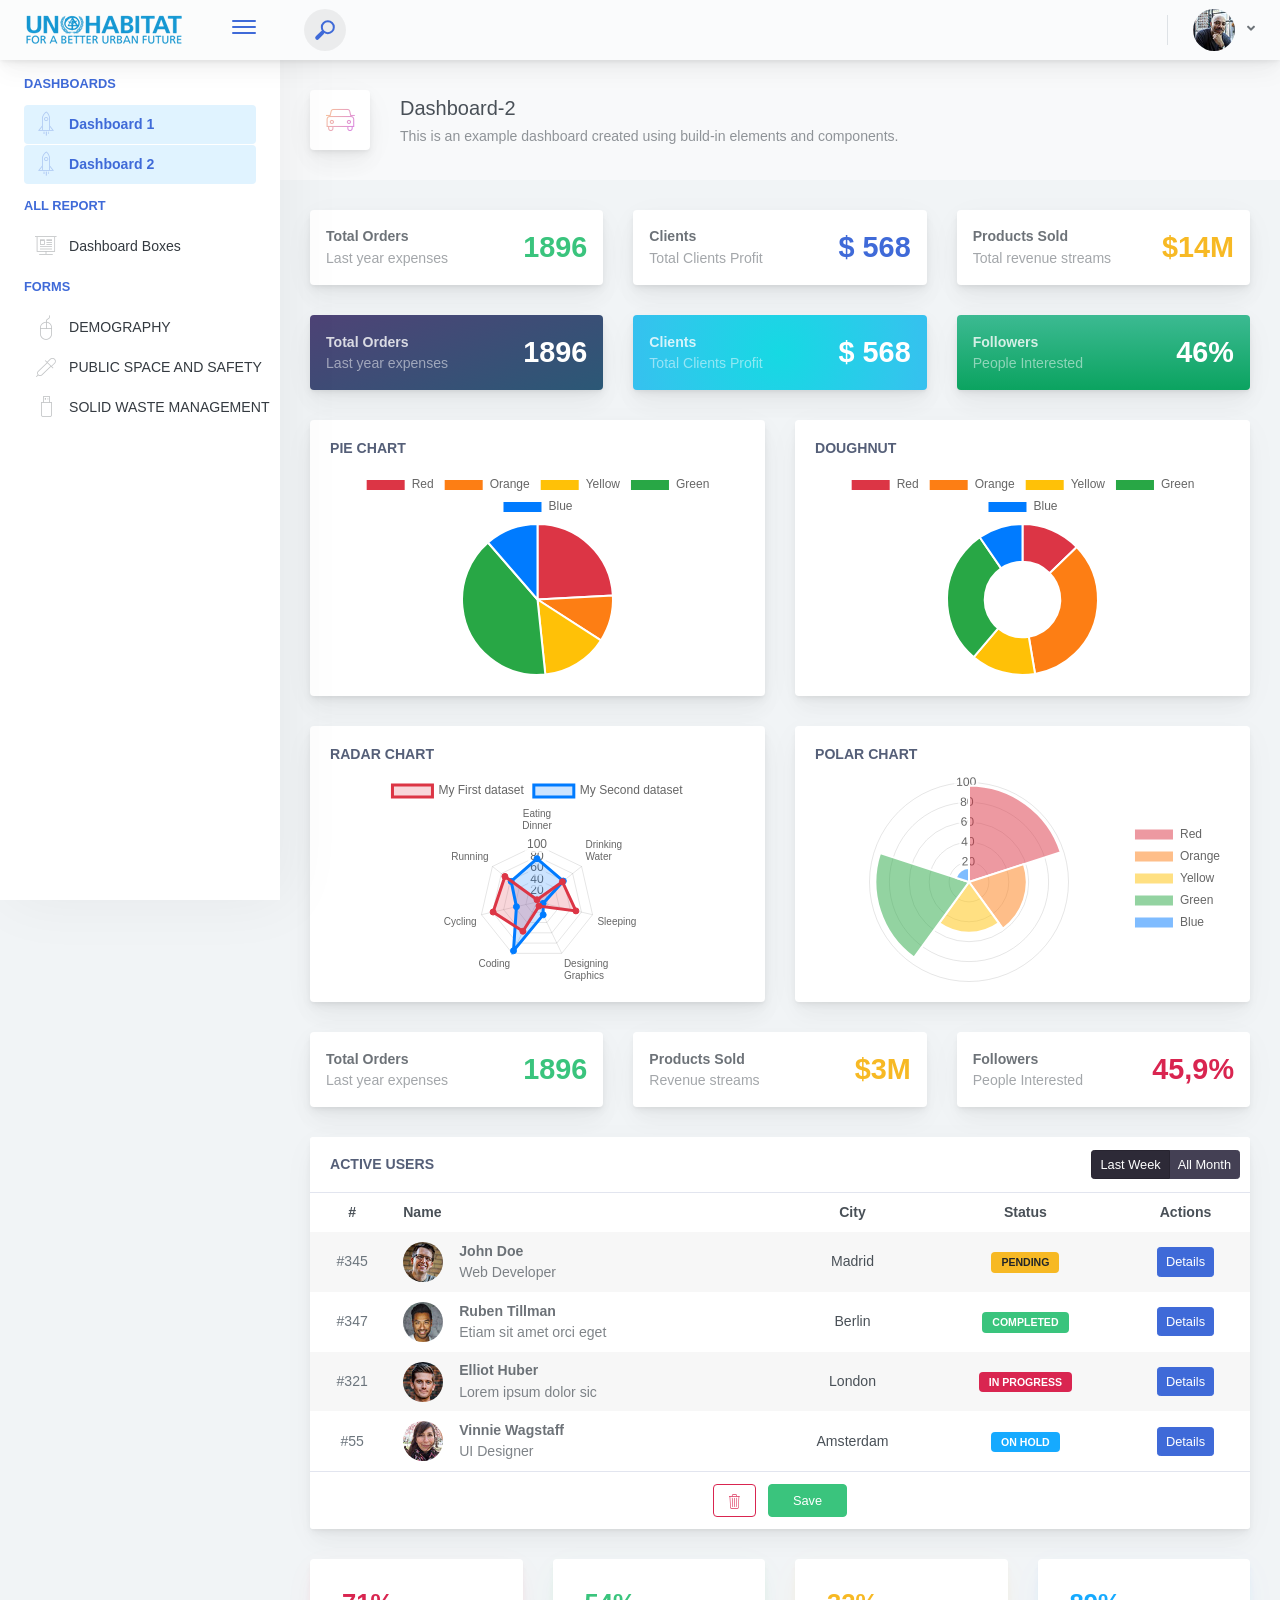
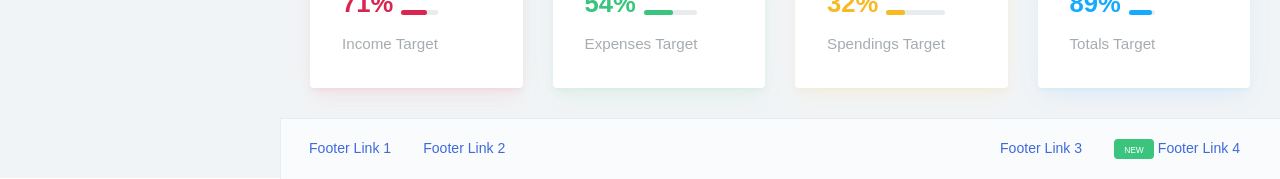
<file: dashboard-2.html>
<!doctype html>
<html lang="en">

<head>
    <meta charset="utf-8">
    <meta http-equiv="X-UA-Compatible" content="IE=edge">
    <meta http-equiv="Content-Language" content="en">
    <meta http-equiv="Content-Type" content="text/html; charset=utf-8"/>
    <title>Dashboard-1 </title>
    <meta name="viewport" content="width=device-width, initial-scale=1, maximum-scale=1, user-scalable=no, shrink-to-fit=no" />
    <meta name="description" content="This is an example dashboard created using build-in elements and components.">
    <meta name="msapplication-tap-highlight" content="no">
    <!--
    =========================================================
    * ArchitectUI HTML Theme Dashboard - v1.0.0
    =========================================================
    * Product Page: https://dashboardpack.com
    * Copyright 2019 DashboardPack (https://dashboardpack.com)
    * Licensed under MIT (https://github.com/DashboardPack/architectui-html-theme-free/blob/master/LICENSE)
    =========================================================
    * The above copyright notice and this permission notice shall be included in all copies or substantial portions of the Software.
    -->
<link href="./main.css" rel="stylesheet"></head>
<body>
    <div class="app-container app-theme-white body-tabs-shadow fixed-sidebar fixed-header">
        <div class="app-header header-shadow">
            <div class="app-header__logo">
                <div class="logo-src"></div>
                <div class="header__pane ml-auto">
                    <div>
                        <button type="button" class="hamburger close-sidebar-btn hamburger--elastic" data-class="closed-sidebar">
                            <span class="hamburger-box">
                                <span class="hamburger-inner"></span>
                            </span>
                        </button>
                    </div>
                </div>
            </div>
            <div class="app-header__mobile-menu">
                <div>
                    <button type="button" class="hamburger hamburger--elastic mobile-toggle-nav">
                        <span class="hamburger-box">
                            <span class="hamburger-inner"></span>
                        </span>
                    </button>
                </div>
            </div>
            <div class="app-header__menu">
                <span>
                    <button type="button" class="btn-icon btn-icon-only btn btn-primary btn-sm mobile-toggle-header-nav">
                        <span class="btn-icon-wrapper">
                            <i class="fa fa-ellipsis-v fa-w-6"></i>
                        </span>
                    </button>
                </span>
            </div>    <div class="app-header__content">
                <div class="app-header-left">
                    <div class="search-wrapper">
                        <div class="input-holder">
                            <input type="text" class="search-input" placeholder="Type to search">
                            <button class="search-icon"><span></span></button>
                        </div>
                        <button class="close"></button>
                    </div>
                     
					
					</div>
                <div class="app-header-right">
                    <div class="header-btn-lg pr-0">
                        <div class="widget-content p-0">
                            <div class="widget-content-wrapper">
                                <div class="widget-content-left">
                                    <div class="btn-group">
                                        <a data-toggle="dropdown" aria-haspopup="true" aria-expanded="false" class="p-0 btn">
                                            <img width="42" class="rounded-circle" src="assets/images/avatars/11.jpg" alt="">
                                            <i class="fa fa-angle-down ml-2 opacity-8"></i>
                                        </a>
                                        <div tabindex="-1" role="menu" aria-hidden="true" class="dropdown-menu dropdown-menu-right">
                                            <button type="button" tabindex="0" class="dropdown-item">User Account</button>
                                            <button type="button" tabindex="0" class="dropdown-item">Settings</button>
                                            <h6 tabindex="-1" class="dropdown-header">Header</h6>
                                            <button type="button" tabindex="0" class="dropdown-item">Actions</button>
                                            <div tabindex="-1" class="dropdown-divider"></div>
                                            <button type="button" tabindex="0" class="dropdown-item">Dividers</button>
                                        </div>
                                    </div>
                                </div>
                                <div class="widget-content-left  ml-3 header-user-info">
                                    <div class="widget-heading">
                                        Kamlesh Patel
                                    </div>
                                    <div class="widget-subheading">
                                          Manager
                                    </div>
                                </div>
                                <!--<div class="widget-content-right header-user-info ml-3">
                                    <button type="button" class="btn-shadow p-1 btn btn-primary btn-sm show-toastr-example">
                                        <i class="fa text-white fa-calendar pr-1 pl-1"></i>
                                    </button>
                                </div>-->
                            </div>
                        </div>
                    </div>        </div>
            </div>
        </div>      
		 
		<div class="app-main">
                <div class="app-sidebar sidebar-shadow">
                    <div class="app-header__logo">
                        <div class="logo-src"></div>
                        <div class="header__pane ml-auto">
                            <div>
                                <button type="button" class="hamburger close-sidebar-btn hamburger--elastic" data-class="closed-sidebar">
                                    <span class="hamburger-box">
                                        <span class="hamburger-inner"></span>
                                    </span>
                                </button>
                            </div>
                        </div>
                    </div>
                    <div class="app-header__mobile-menu">
                        <div>
                            <button type="button" class="hamburger hamburger--elastic mobile-toggle-nav">
                                <span class="hamburger-box">
                                    <span class="hamburger-inner"></span>
                                </span>
                            </button>
                        </div>
                    </div>
                    <div class="app-header__menu">
                        <span>
                            <button type="button" class="btn-icon btn-icon-only btn btn-primary btn-sm mobile-toggle-header-nav">
                                <span class="btn-icon-wrapper">
                                    <i class="fa fa-ellipsis-v fa-w-6"></i>
                                </span>
                            </button>
                        </span>
                    </div>    <div class="scrollbar-sidebar">
                        <div class="app-sidebar__inner">
                            <ul class="vertical-nav-menu">
                                <li class="app-sidebar__heading">Dashboards</li>
                                <li>
                                    <a href="dashboard-1.html" class="mm-active">
                                        <i class="metismenu-icon pe-7s-rocket"></i>
                                        Dashboard  1
                                    </a>
                                </li>
								 <li>
                                    <a href="dashboard-2.html" class="mm-active">
                                        <i class="metismenu-icon pe-7s-rocket"></i>
                                        Dashboard  2
                                    </a>
                                </li> 
								
                                <li class="app-sidebar__heading"> All Report</li>
                                <li>
                                    <a href="dashboard-boxes.html">
                                        <i class="metismenu-icon pe-7s-display2"></i>
                                        Dashboard Boxes
                                    </a>
                                </li>
								
                                <li class="app-sidebar__heading">Forms</li>
                                <li>
                                    <a href="demography.html">
                                        <i class="metismenu-icon pe-7s-mouse">
                                        </i>DEMOGRAPHY
                                    </a>
                                </li>
                                <li>
                                    <a href="public_space_and_safety.html">
                                        <i class="metismenu-icon pe-7s-eyedropper">
                                        </i> PUBLIC SPACE AND SAFETY
                                    </a>
                                </li>
                                <li>
                                    <a href="solid_waste_management.html">
                                        <i class="metismenu-icon pe-7s-pendrive">
                                        </i>SOLID WASTE MANAGEMENT
                                    </a>
                                </li>
                                 
                                 
                            </ul>
                        </div>
                    </div>
                </div>  

				<div class="app-main__outer">
                    
					                     <div class="app-main__inner">
                        <div class="app-page-title">
                            <div class="page-title-wrapper">
                                <div class="page-title-heading">
                                    <div class="page-title-icon">
                                        <i class="pe-7s-car icon-gradient bg-mean-fruit">
                                        </i>
                                    </div>
                                    <div>  Dashboard-2
                                        <div class="page-title-subheading">This is an example dashboard created using build-in elements and components.
                                        </div>
                                    </div>
                                </div>
                                     </div>
                        </div> 
						<div class="row">
                                <div class="col-lg-6 col-xl-4">
                                    <div class="card mb-3 widget-content">
                                        <div class="widget-content-wrapper">
                                            <div class="widget-content-left">
                                                <div class="widget-heading">Total Orders</div>
                                                <div class="widget-subheading">Last year expenses</div>
                                            </div>
                                            <div class="widget-content-right">
                                                <div class="widget-numbers text-success"><span>1896</span></div>
                                            </div>
                                        </div>
                                    </div>
                                </div>
                                <div class="col-lg-6 col-xl-4">
                                    <div class="card mb-3 widget-content">
                                        <div class="widget-content-wrapper">
                                            <div class="widget-content-left">
                                                <div class="widget-heading">Clients</div>
                                                <div class="widget-subheading">Total Clients Profit</div>
                                            </div>
                                            <div class="widget-content-right">
                                                <div class="widget-numbers text-primary"><span>$ 568</span></div>
                                            </div>
                                        </div>
                                    </div>
                                </div>
                                <div class="col-lg-6 col-xl-4">
                                    <div class="card mb-3 widget-content">
                                        <div class="widget-content-wrapper">
                                            <div class="widget-content-left">
                                                <div class="widget-heading">Products Sold</div>
                                                <div class="widget-subheading">Total revenue streams</div>
                                            </div>
                                            <div class="widget-content-right">
                                                <div class="widget-numbers text-warning"><span>$14M</span></div>
                                            </div>
                                        </div>
                                    </div>
                                </div>
                                 
                            </div>
						<div class="row">
                            <div class="col-md-6 col-xl-4">
                                <div class="card mb-3 widget-content bg-midnight-bloom">
                                    <div class="widget-content-wrapper text-white">
                                        <div class="widget-content-left">
                                            <div class="widget-heading">Total Orders</div>
                                            <div class="widget-subheading">Last year expenses</div>
                                        </div>
                                        <div class="widget-content-right">
                                            <div class="widget-numbers text-white"><span>1896</span></div>
                                        </div>
                                    </div>
                                </div>
                            </div>
                            <div class="col-md-6 col-xl-4">
                                <div class="card mb-3 widget-content bg-arielle-smile">
                                    <div class="widget-content-wrapper text-white">
                                        <div class="widget-content-left">
                                            <div class="widget-heading">Clients</div>
                                            <div class="widget-subheading">Total Clients Profit</div>
                                        </div>
                                        <div class="widget-content-right">
                                            <div class="widget-numbers text-white"><span>$ 568</span></div>
                                        </div>
                                    </div>
                                </div>
                            </div>
                            <div class="col-md-6 col-xl-4">
                                <div class="card mb-3 widget-content bg-grow-early">
                                    <div class="widget-content-wrapper text-white">
                                        <div class="widget-content-left">
                                            <div class="widget-heading">Followers</div>
                                            <div class="widget-subheading">People Interested</div>
                                        </div>
                                        <div class="widget-content-right">
                                            <div class="widget-numbers text-white"><span>46%</span></div>
                                        </div>
                                    </div>
                                </div>
                            </div>
                            <div class="d-xl-none d-lg-block col-md-6 col-xl-4">
                                <div class="card mb-3 widget-content bg-premium-dark">
                                    <div class="widget-content-wrapper text-white">
                                        <div class="widget-content-left">
                                            <div class="widget-heading">Products Sold</div>
                                            <div class="widget-subheading">Revenue streams</div>
                                        </div>
                                        <div class="widget-content-right">
                                            <div class="widget-numbers text-warning"><span>$14M</span></div>
                                        </div>
                                    </div>
                                </div>
                            </div>
                        </div>
                       <div class="row">
                                    <div class="col-md-6">
                                        <div class="main-card mb-3 card">
                                            <div class="card-body"><div class="chartjs-size-monitor" style="position: absolute; inset: 0px; overflow: hidden; pointer-events: none; visibility: hidden; z-index: -1;"><div class="chartjs-size-monitor-expand" style="position:absolute;left:0;top:0;right:0;bottom:0;overflow:hidden;pointer-events:none;visibility:hidden;z-index:-1;"><div style="position:absolute;width:1000000px;height:1000000px;left:0;top:0"></div></div><div class="chartjs-size-monitor-shrink" style="position:absolute;left:0;top:0;right:0;bottom:0;overflow:hidden;pointer-events:none;visibility:hidden;z-index:-1;"><div style="position:absolute;width:200%;height:200%;left:0; top:0"></div></div></div>
                                                <h5 class="card-title">Pie Chart</h5>
                                                <canvas id="chart-area" width="450" height="225" style="display: block; width: 450px; height: 225px;" class="chartjs-render-monitor"></canvas>
                                            </div>
                                        </div>
                                        <div class="main-card mb-3 card">
                                            <div class="card-body"><div class="chartjs-size-monitor" style="position: absolute; inset: 0px; overflow: hidden; pointer-events: none; visibility: hidden; z-index: -1;"><div class="chartjs-size-monitor-expand" style="position:absolute;left:0;top:0;right:0;bottom:0;overflow:hidden;pointer-events:none;visibility:hidden;z-index:-1;"><div style="position:absolute;width:1000000px;height:1000000px;left:0;top:0"></div></div><div class="chartjs-size-monitor-shrink" style="position:absolute;left:0;top:0;right:0;bottom:0;overflow:hidden;pointer-events:none;visibility:hidden;z-index:-1;"><div style="position:absolute;width:200%;height:200%;left:0; top:0"></div></div></div>
                                                <h5 class="card-title">Radar Chart</h5>
                                                <canvas id="radar-chart" width="450" height="225" style="display: block; width: 450px; height: 225px;" class="chartjs-render-monitor"></canvas>
                                            </div>
                                        </div>
                                    </div>
                                    <div class="col-md-6">
                                        <div class="main-card mb-3 card">
                                            <div class="card-body"><div class="chartjs-size-monitor" style="position: absolute; inset: 0px; overflow: hidden; pointer-events: none; visibility: hidden; z-index: -1;"><div class="chartjs-size-monitor-expand" style="position:absolute;left:0;top:0;right:0;bottom:0;overflow:hidden;pointer-events:none;visibility:hidden;z-index:-1;"><div style="position:absolute;width:1000000px;height:1000000px;left:0;top:0"></div></div><div class="chartjs-size-monitor-shrink" style="position:absolute;left:0;top:0;right:0;bottom:0;overflow:hidden;pointer-events:none;visibility:hidden;z-index:-1;"><div style="position:absolute;width:200%;height:200%;left:0; top:0"></div></div></div>
                                                <h5 class="card-title">Doughnut</h5>
                                                <canvas id="doughnut-chart" width="450" height="225" style="display: block; width: 450px; height: 225px;" class="chartjs-render-monitor"></canvas>
                                            </div>
                                        </div>
                                        <div class="main-card mb-3 card">
                                            <div class="card-body"><div class="chartjs-size-monitor" style="position: absolute; inset: 0px; overflow: hidden; pointer-events: none; visibility: hidden; z-index: -1;"><div class="chartjs-size-monitor-expand" style="position:absolute;left:0;top:0;right:0;bottom:0;overflow:hidden;pointer-events:none;visibility:hidden;z-index:-1;"><div style="position:absolute;width:1000000px;height:1000000px;left:0;top:0"></div></div><div class="chartjs-size-monitor-shrink" style="position:absolute;left:0;top:0;right:0;bottom:0;overflow:hidden;pointer-events:none;visibility:hidden;z-index:-1;"><div style="position:absolute;width:200%;height:200%;left:0; top:0"></div></div></div>
                                                <h5 class="card-title">Polar Chart</h5>
                                                <canvas id="polar-chart" width="450" height="225" style="display: block; width: 450px; height: 225px;" class="chartjs-render-monitor"></canvas>
                                            </div>
                                        </div>
                                    </div>
                                </div> 
                        <div class="row">
                            <div class="col-md-6 col-xl-4">
                                <div class="card mb-3 widget-content">
                                    <div class="widget-content-outer">
                                        <div class="widget-content-wrapper">
                                            <div class="widget-content-left">
                                                <div class="widget-heading">Total Orders</div>
                                                <div class="widget-subheading">Last year expenses</div>
                                            </div>
                                            <div class="widget-content-right">
                                                <div class="widget-numbers text-success">1896</div>
                                            </div>
                                        </div>
                                    </div>
                                </div>
                            </div>
                            <div class="col-md-6 col-xl-4">
                                <div class="card mb-3 widget-content">
                                    <div class="widget-content-outer">
                                        <div class="widget-content-wrapper">
                                            <div class="widget-content-left">
                                                <div class="widget-heading">Products Sold</div>
                                                <div class="widget-subheading">Revenue streams</div>
                                            </div>
                                            <div class="widget-content-right">
                                                <div class="widget-numbers text-warning">$3M</div>
                                            </div>
                                        </div>
                                    </div>
                                </div>
                            </div>
                            <div class="col-md-6 col-xl-4">
                                <div class="card mb-3 widget-content">
                                    <div class="widget-content-outer">
                                        <div class="widget-content-wrapper">
                                            <div class="widget-content-left">
                                                <div class="widget-heading">Followers</div>
                                                <div class="widget-subheading">People Interested</div>
                                            </div>
                                            <div class="widget-content-right">
                                                <div class="widget-numbers text-danger">45,9%</div>
                                            </div>
                                        </div>
                                    </div>
                                </div>
                            </div>
                            <div class="d-xl-none d-lg-block col-md-6 col-xl-4">
                                <div class="card mb-3 widget-content">
                                    <div class="widget-content-outer">
                                        <div class="widget-content-wrapper">
                                            <div class="widget-content-left">
                                                <div class="widget-heading">Income</div>
                                                <div class="widget-subheading">Expected totals</div>
                                            </div>
                                            <div class="widget-content-right">
                                                <div class="widget-numbers text-focus">$147</div>
                                            </div>
                                        </div>
                                        <div class="widget-progress-wrapper">
                                            <div class="progress-bar-sm progress-bar-animated-alt progress">
                                                <div class="progress-bar bg-info" role="progressbar" aria-valuenow="54" aria-valuemin="0" aria-valuemax="100" style="width: 54%;"></div>
                                            </div>
                                            <div class="progress-sub-label">
                                                <div class="sub-label-left">Expenses</div>
                                                <div class="sub-label-right">100%</div>
                                            </div>
                                        </div>
                                    </div>
                                </div>
                            </div>
                        </div>
                        <div class="row">
                            <div class="col-md-12">
                                <div class="main-card mb-3 card">
                                    <div class="card-header">Active Users
                                        <div class="btn-actions-pane-right">
                                            <div role="group" class="btn-group-sm btn-group">
                                                <button class="active btn btn-focus">Last Week</button>
                                                <button class="btn btn-focus">All Month</button>
                                            </div>
                                        </div>
                                    </div>
                                    <div class="table-responsive">
                                        <table class="align-middle mb-0 table table-borderless table-striped table-hover">
                                            <thead>
                                            <tr>
                                                <th class="text-center">#</th>
                                                <th>Name</th>
                                                <th class="text-center">City</th>
                                                <th class="text-center">Status</th>
                                                <th class="text-center">Actions</th>
                                            </tr>
                                            </thead>
                                            <tbody>
                                            <tr>
                                                <td class="text-center text-muted">#345</td>
                                                <td>
                                                    <div class="widget-content p-0">
                                                        <div class="widget-content-wrapper">
                                                            <div class="widget-content-left mr-3">
                                                                <div class="widget-content-left">
                                                                    <img width="40" class="rounded-circle" src="assets/images/avatars/4.jpg" alt="">
                                                                </div>
                                                            </div>
                                                            <div class="widget-content-left flex2">
                                                                <div class="widget-heading">John Doe</div>
                                                                <div class="widget-subheading opacity-7">Web Developer</div>
                                                            </div>
                                                        </div>
                                                    </div>
                                                </td>
                                                <td class="text-center">Madrid</td>
                                                <td class="text-center">
                                                    <div class="badge badge-warning">Pending</div>
                                                </td>
                                                <td class="text-center">
                                                    <button type="button" id="PopoverCustomT-1" class="btn btn-primary btn-sm">Details</button>
                                                </td>
                                            </tr>
                                            <tr>
                                                <td class="text-center text-muted">#347</td>
                                                <td>
                                                    <div class="widget-content p-0">
                                                        <div class="widget-content-wrapper">
                                                            <div class="widget-content-left mr-3">
                                                                <div class="widget-content-left">
                                                                    <img width="40" class="rounded-circle" src="assets/images/avatars/3.jpg" alt="">
                                                                </div>
                                                            </div>
                                                            <div class="widget-content-left flex2">
                                                                <div class="widget-heading">Ruben Tillman</div>
                                                                <div class="widget-subheading opacity-7">Etiam sit amet orci eget</div>
                                                            </div>
                                                        </div>
                                                    </div>
                                                </td>
                                                <td class="text-center">Berlin</td>
                                                <td class="text-center">
                                                    <div class="badge badge-success">Completed</div>
                                                </td>
                                                <td class="text-center">
                                                    <button type="button" id="PopoverCustomT-2" class="btn btn-primary btn-sm">Details</button>
                                                </td>
                                            </tr>
                                            <tr>
                                                <td class="text-center text-muted">#321</td>
                                                <td>
                                                    <div class="widget-content p-0">
                                                        <div class="widget-content-wrapper">
                                                            <div class="widget-content-left mr-3">
                                                                <div class="widget-content-left">
                                                                    <img width="40" class="rounded-circle" src="assets/images/avatars/2.jpg" alt="">
                                                                </div>
                                                            </div>
                                                            <div class="widget-content-left flex2">
                                                                <div class="widget-heading">Elliot Huber</div>
                                                                <div class="widget-subheading opacity-7">Lorem ipsum dolor sic</div>
                                                            </div>
                                                        </div>
                                                    </div>
                                                </td>
                                                <td class="text-center">London</td>
                                                <td class="text-center">
                                                    <div class="badge badge-danger">In Progress</div>
                                                </td>
                                                <td class="text-center">
                                                    <button type="button" id="PopoverCustomT-3" class="btn btn-primary btn-sm">Details</button>
                                                </td>
                                            </tr>
                                            <tr>
                                                <td class="text-center text-muted">#55</td>
                                                <td>
                                                    <div class="widget-content p-0">
                                                        <div class="widget-content-wrapper">
                                                            <div class="widget-content-left mr-3">
                                                                <div class="widget-content-left">
                                                                    <img width="40" class="rounded-circle" src="assets/images/avatars/1.jpg" alt=""></div>
                                                            </div>
                                                            <div class="widget-content-left flex2">
                                                                <div class="widget-heading">Vinnie Wagstaff</div>
                                                                <div class="widget-subheading opacity-7">UI Designer</div>
                                                            </div>
                                                        </div>
                                                    </div>
                                                </td>
                                                <td class="text-center">Amsterdam</td>
                                                <td class="text-center">
                                                    <div class="badge badge-info">On Hold</div>
                                                </td>
                                                <td class="text-center">
                                                    <button type="button" id="PopoverCustomT-4" class="btn btn-primary btn-sm">Details</button>
                                                </td>
                                            </tr>
                                            </tbody>
                                        </table>
                                    </div>
                                    <div class="d-block text-center card-footer">
                                        <button class="mr-2 btn-icon btn-icon-only btn btn-outline-danger"><i class="pe-7s-trash btn-icon-wrapper"> </i></button>
                                        <button class="btn-wide btn btn-success">Save</button>
                                    </div>
                                </div>
                            </div>
                        </div>
                        <div class="row">
                            <div class="col-md-6 col-lg-3">
                                <div class="card-shadow-danger mb-3 widget-chart widget-chart2 text-left card">
                                    <div class="widget-content">
                                        <div class="widget-content-outer">
                                            <div class="widget-content-wrapper">
                                                <div class="widget-content-left pr-2 fsize-1">
                                                    <div class="widget-numbers mt-0 fsize-3 text-danger">71%</div>
                                                </div>
                                                <div class="widget-content-right w-100">
                                                    <div class="progress-bar-xs progress">
                                                        <div class="progress-bar bg-danger" role="progressbar" aria-valuenow="71" aria-valuemin="0" aria-valuemax="100" style="width: 71%;"></div>
                                                    </div>
                                                </div>
                                            </div>
                                            <div class="widget-content-left fsize-1">
                                                <div class="text-muted opacity-6">Income Target</div>
                                            </div>
                                        </div>
                                    </div>
                                </div>
                            </div>
                            <div class="col-md-6 col-lg-3">
                                <div class="card-shadow-success mb-3 widget-chart widget-chart2 text-left card">
                                    <div class="widget-content">
                                        <div class="widget-content-outer">
                                            <div class="widget-content-wrapper">
                                                <div class="widget-content-left pr-2 fsize-1">
                                                    <div class="widget-numbers mt-0 fsize-3 text-success">54%</div>
                                                </div>
                                                <div class="widget-content-right w-100">
                                                    <div class="progress-bar-xs progress">
                                                        <div class="progress-bar bg-success" role="progressbar" aria-valuenow="54" aria-valuemin="0" aria-valuemax="100" style="width: 54%;"></div>
                                                    </div>
                                                </div>
                                            </div>
                                            <div class="widget-content-left fsize-1">
                                                <div class="text-muted opacity-6">Expenses Target</div>
                                            </div>
                                        </div>
                                    </div>
                                </div>
                            </div>
                            <div class="col-md-6 col-lg-3">
                                <div class="card-shadow-warning mb-3 widget-chart widget-chart2 text-left card">
                                    <div class="widget-content">
                                        <div class="widget-content-outer">
                                            <div class="widget-content-wrapper">
                                                <div class="widget-content-left pr-2 fsize-1">
                                                    <div class="widget-numbers mt-0 fsize-3 text-warning">32%</div>
                                                </div>
                                                <div class="widget-content-right w-100">
                                                    <div class="progress-bar-xs progress">
                                                        <div class="progress-bar bg-warning" role="progressbar" aria-valuenow="32" aria-valuemin="0" aria-valuemax="100" style="width: 32%;"></div>
                                                    </div>
                                                </div>
                                            </div>
                                            <div class="widget-content-left fsize-1">
                                                <div class="text-muted opacity-6">Spendings Target</div>
                                            </div>
                                        </div>
                                    </div>
                                </div>
                            </div>
                            <div class="col-md-6 col-lg-3">
                                <div class="card-shadow-info mb-3 widget-chart widget-chart2 text-left card">
                                    <div class="widget-content">
                                        <div class="widget-content-outer">
                                            <div class="widget-content-wrapper">
                                                <div class="widget-content-left pr-2 fsize-1">
                                                    <div class="widget-numbers mt-0 fsize-3 text-info">89%</div>
                                                </div>
                                                <div class="widget-content-right w-100">
                                                    <div class="progress-bar-xs progress">
                                                        <div class="progress-bar bg-info" role="progressbar" aria-valuenow="89" aria-valuemin="0" aria-valuemax="100" style="width: 89%;"></div>
                                                    </div>
                                                </div>
                                            </div>
                                            <div class="widget-content-left fsize-1">
                                                <div class="text-muted opacity-6">Totals Target</div>
                                            </div>
                                        </div>
                                    </div>
                                </div>
                            </div>
                        </div>
                    </div>
                    <div class="app-wrapper-footer">
                        <div class="app-footer">
                            <div class="app-footer__inner">
                                <div class="app-footer-left">
                                    <ul class="nav">
                                        <li class="nav-item">
                                            <a href="javascript:void(0);" class="nav-link">
                                                Footer Link 1
                                            </a>
                                        </li>
                                        <li class="nav-item">
                                            <a href="javascript:void(0);" class="nav-link">
                                                Footer Link 2
                                            </a>
                                        </li>
                                    </ul>
                                </div>
                                <div class="app-footer-right">
                                    <ul class="nav">
                                        <li class="nav-item">
                                            <a href="javascript:void(0);" class="nav-link">
                                                Footer Link 3
                                            </a>
                                        </li>
                                        <li class="nav-item">
                                            <a href="javascript:void(0);" class="nav-link">
                                                <div class="badge badge-success mr-1 ml-0">
                                                    <small>NEW</small>
                                                </div>
                                                Footer Link 4
                                            </a>
                                        </li>
                                    </ul>
                                </div>
                            </div>
                        </div>
                    </div>    </div>
                 
        </div>
    </div>
<script type="text/javascript" src="./assets/scripts/main.js"></script></body>
</html>
</file>
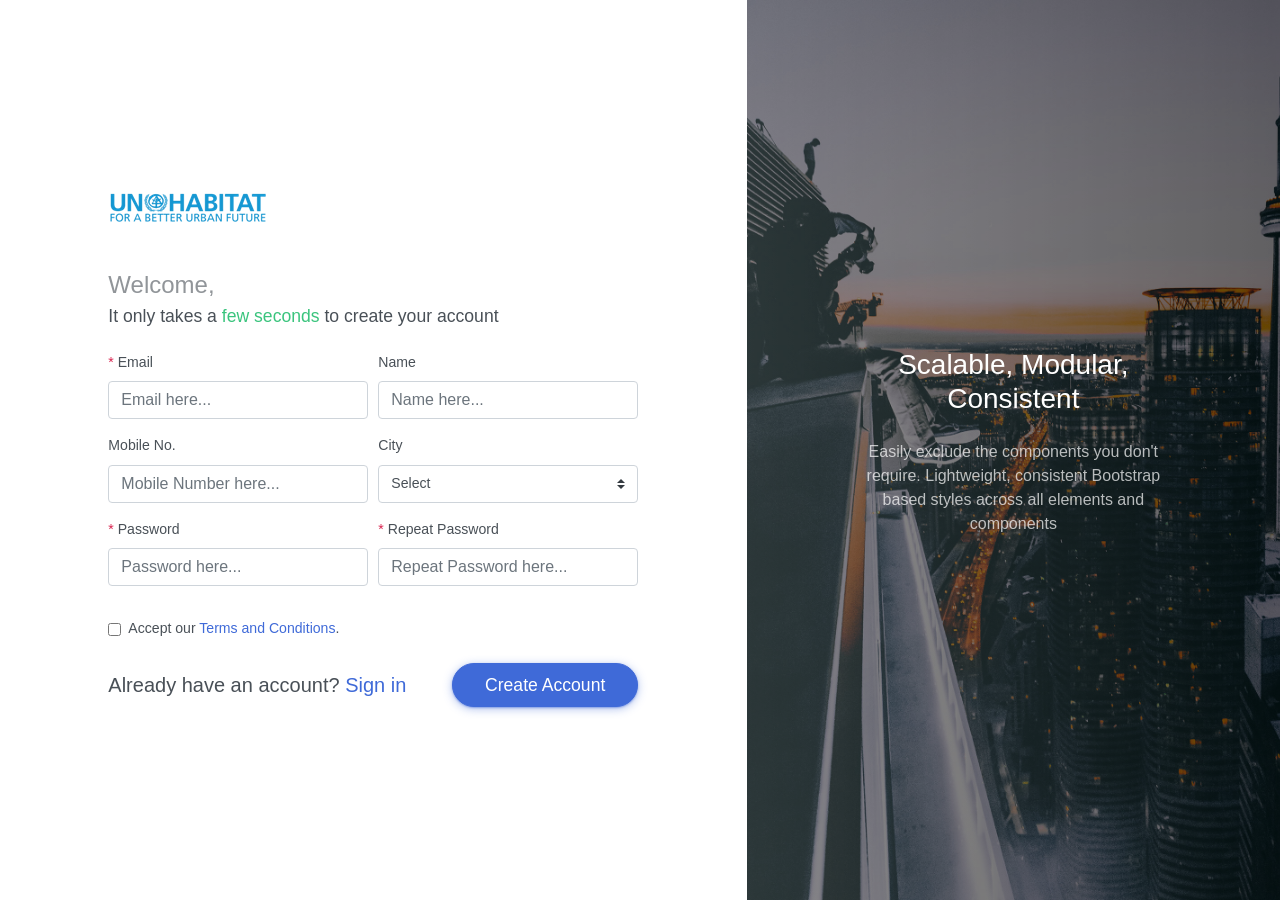
<file: pages-register.html>
<!doctype html>
<html lang="en">

<head>
    <meta charset="utf-8">
    <meta http-equiv="X-UA-Compatible" content="IE=edge">
    <meta http-equiv="Content-Language" content="en">
    <meta http-equiv="Content-Type" content="text/html; charset=utf-8" />
    <title>Register - ArchitectUI HTML Bootstrap 4 Dashboard Template</title>
    <meta name="viewport"
        content="width=device-width, initial-scale=1, maximum-scale=1, user-scalable=no, shrink-to-fit=no" />
    <meta name="description" content="ArchitectUI HTML Bootstrap 4 Dashboard Template">

    <!-- Disable tap highlight on IE -->
    <meta name="msapplication-tap-highlight" content="no">

<link href="./main.css" rel="stylesheet"></head>

<body>
    <div class="app-container app-theme-white body-tabs-shadow">
        <div class="app-container">
            <div class="h-100">
                <div class="h-100 no-gutters row">
                    <div
                        class="h-100 d-md-flex d-sm-block bg-white justify-content-center align-items-center col-md-12 col-lg-7">
                        <div class="mx-auto app-login-box col-sm-12 col-md-10 col-lg-9">
                            <div class="app-logo"></div>
                            <h4>
                                <div>Welcome,</div>
                                <span>It only takes a <span class="text-success">few seconds</span> to create your account</span>
                            </h4>
                            <div>
                                <form class="">
                                    <div class="form-row">
                                        <div class="col-md-6">
                                            <div class="position-relative form-group">
                                                <label for="exampleEmail" class=""><span class="text-danger">*</span> Email</label>
                                                <input name="email" id="exampleEmail" placeholder="Email here..." type="email" class="form-control">
                                            </div>
                                        </div>
										
                                        <div class="col-md-6">
                                            <div class="position-relative form-group">
                                                <label for="exampleName" class="">Name</label>
                                                <input name="text" id="exampleName" placeholder="Name here..." type="text" class="form-control">
                                            </div>
                                        </div>
										 <div class="col-md-6">
                                            <div class="position-relative form-group">
                                                <label for="exampleName" class="">Mobile No.</label>
                                                <input name="text" id="exampleName" placeholder="Mobile Number here..." type="number" max-lenght="10" class="form-control">
                                            </div>
                                        </div> 
										<div class="col-md-6">
                                            <div class="position-relative form-group">
                                                <label for="exampleName" class="">City</label>
												
                                               <select type="select" id="exampleCustomSelect" name="customSelect" class="custom-select">
                                                                <option value="">Select</option>
                                                                <option>Bhopal</option>
                                                                <option>Jaipur</option>
                                                                <option>Mysore</option>
                                                                <option>Vijayawada</option>
                                                                <option>Guntur</option>
                                                            </select>
												
												
                                            </div>
                                        </div>
										
                                        <div class="col-md-6">
                                            <div class="position-relative form-group">
                                                <label for="examplePassword" class=""><span class="text-danger">*</span> Password</label>
                                                <input name="password" id="examplePassword" placeholder="Password here..." type="password" class="form-control">
                                            </div>
                                        </div>
										
                                        <div class="col-md-6">
                                            <div class="position-relative form-group">
                                                <label for="examplePasswordRep" class=""><span class="text-danger">*</span> Repeat Password</label>
                                                <input name="passwordrep" id="examplePasswordRep" placeholder="Repeat Password here..." type="password" class="form-control">
                                            </div>
                                        </div>
										
                                    </div>
                                    <div class="mt-3 position-relative form-check">
                                        <input name="check" id="exampleCheck" type="checkbox" class="form-check-input">
                                        <label for="exampleCheck" class="form-check-label">Accept our <a href="javascript:void(0);">Terms and Conditions</a>.</label>
                                    </div>
                                    <div class="mt-4 d-flex align-items-center">
                                        <h5 class="mb-0">Already have an account? <a href="login.html" class="text-primary">Sign in</a></h5>
                                        <div class="ml-auto">
                                            <button class="btn-wide btn-pill btn-shadow btn-hover-shine btn btn-primary btn-lg">Create Account </button>
                                        </div>
                                    </div>
                                </form>
                            </div>
                        </div>
                    </div>
                    <div class="d-lg-flex d-xs-none col-lg-5">
                        <div class="slider-light">
                            <div class="slick-slider slick-initialized">
                                <div>
                                    <div class="position-relative h-100 d-flex justify-content-center align-items-center bg-premium-dark"
                                        tabindex="-1">
                                        <div class="slide-img-bg"
                                            style="background-image: url('assets/images/originals/citynights.jpg');"></div>
                                        <div class="slider-content">
                                            <h3>Scalable, Modular, Consistent</h3>
                                            <p>Easily exclude the components you don't require. Lightweight, consistent
                                                Bootstrap based styles across all elements and components
                                            </p>
                                        </div>
                                    </div>
                                </div>
                            </div>
                        </div>
                    </div>
                </div>
            </div>
        </div>
    </div>
<script type="text/javascript" src="./assets/scripts/main.js"></script></body>

</html>
</file>
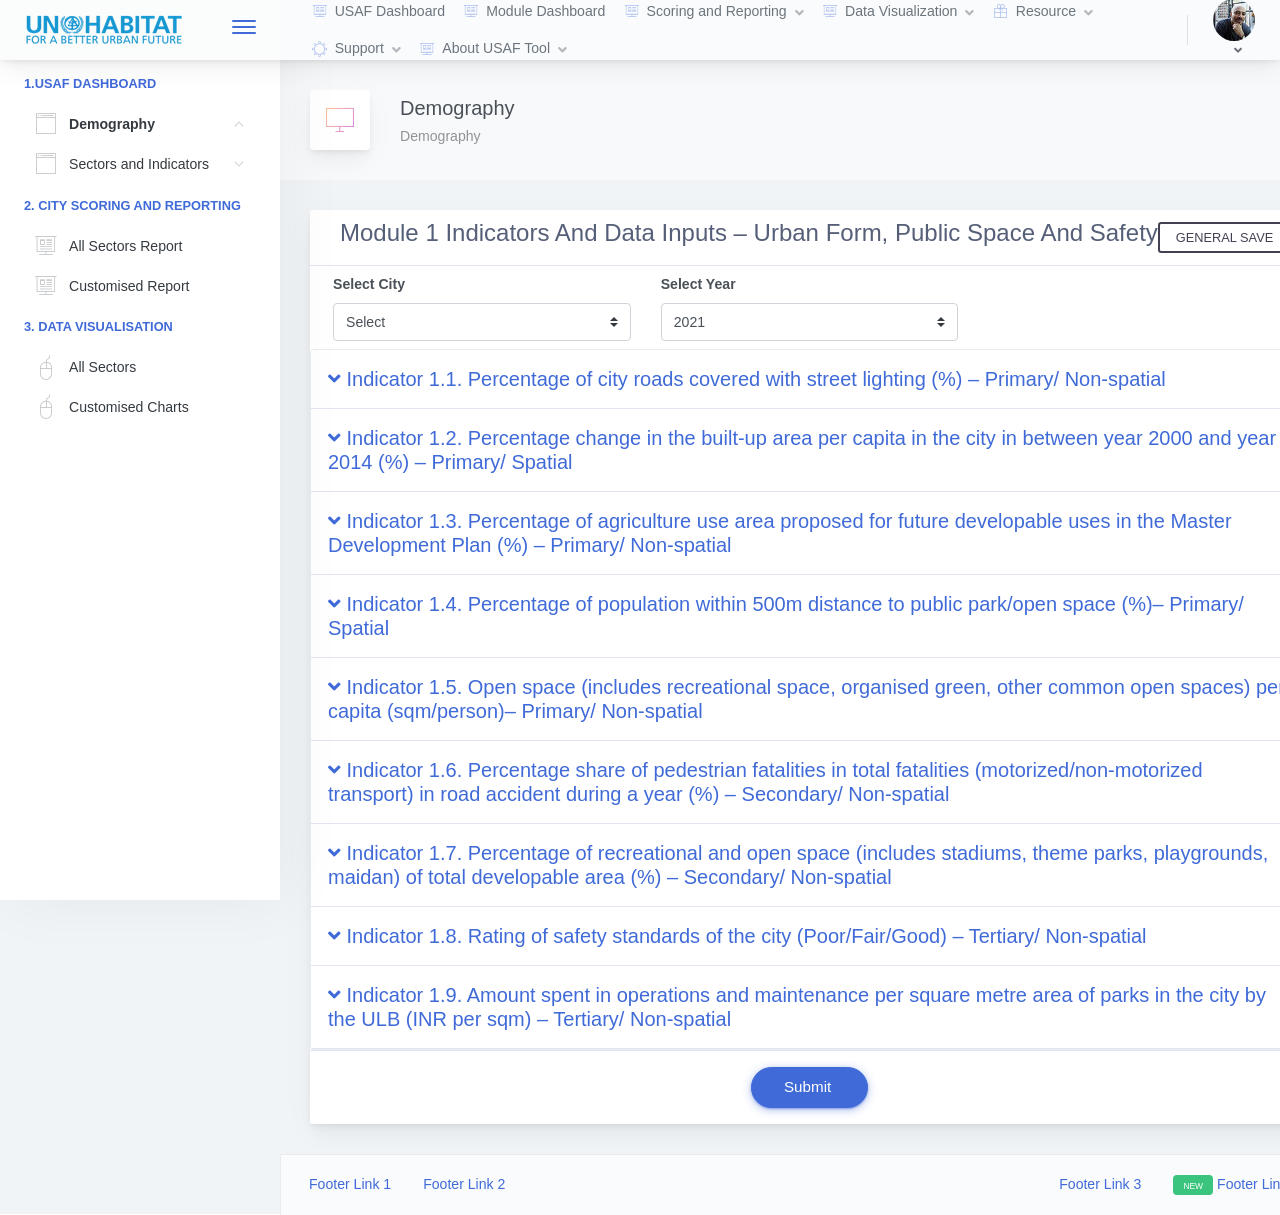
<file: Urban-form.html>
<!doctype html>
<html lang="en">

<head>
    <meta charset="utf-8">
    <meta http-equiv="X-UA-Compatible" content="IE=edge">
    <meta http-equiv="Content-Language" content="en">
    <meta http-equiv="Content-Type" content="text/html; charset=utf-8"/>
    <title>Urban Form </title>
    <meta name="viewport" content="width=device-width, initial-scale=1, maximum-scale=1, user-scalable=no, shrink-to-fit=no" />
    <meta name="description" content="This is an example dashboard created using build-in elements and components.">
    <meta name="msapplication-tap-highlight" content="no">
    <!--
    =========================================================
    * ArchitectUI HTML Theme Dashboard - v1.0.0
    =========================================================
    * Product Page: https://dashboardpack.com
    * Copyright 2019 DashboardPack (https://dashboardpack.com)
    * Licensed under MIT (https://github.com/DashboardPack/architectui-html-theme-free/blob/master/LICENSE)
    =========================================================
    * The above copyright notice and this permission notice shall be included in all copies or substantial portions of the Software.
    -->
<link href="./main.css" rel="stylesheet"></head>  
   <body>
      <div class="app-container app-theme-white body-tabs-shadow fixed-sidebar fixed-header">
        <div class="app-header header-shadow">
            <div class="app-header__logo">
                <div class="logo-src"></div>
                <div class="header__pane ml-auto">
                    <div>
                        <button type="button" class="hamburger close-sidebar-btn hamburger--elastic" data-class="closed-sidebar">
                            <span class="hamburger-box">
                                <span class="hamburger-inner"></span>
                            </span>
                        </button>
                    </div>
                </div>
            </div>
            <div class="app-header__mobile-menu">
                <div>
                    <button type="button" class="hamburger hamburger--elastic mobile-toggle-nav">
                        <span class="hamburger-box">
                            <span class="hamburger-inner"></span>
                        </span>
                    </button>
                </div>
            </div>
            <div class="app-header__menu">
                <span>
                    <button type="button" class="btn-icon btn-icon-only btn btn-primary btn-sm mobile-toggle-header-nav">
                        <span class="btn-icon-wrapper">
                            <i class="fa fa-ellipsis-v fa-w-6"></i>
                        </span>
                    </button>
                </span>
            </div>  

			<div class="app-header__content">
                <div class="app-header-left">
                   <!-- <div class="search-wrapper">
                        <div class="input-holder">
                            <input type="text" class="search-input" placeholder="Type to search">
                            <button class="search-icon"><span></span></button>
                        </div>
                        <button class="close"></button>
                    </div>-->
                     
					<ul class="header-megamenu nav">
					 
					      
							<li class="btn-group nav-item">
                            <a class="nav-link" href="dashboard-2.html">
                                <i class="nav-link-icon pe-7s-display2"> </i> USAF Dashboard
                                <!-- <i class="fa fa-angle-down ml-2 opacity-5"></i> -->
                            </a>
                           
						  <!--<div tabindex="-1" role="menu" aria-hidden="true" class="rm-pointers dropdown-menu" style=""> 
                                <div class="scroll-area-xs">
                                    <div class="scrollbar-container ps"> 
                                        <button type="button" tabindex="0" class="dropdown-item"><i class="dropdown-icon lnr-file-empty"></i>Dashboard1</button>
                                        <button type="button" tabindex="0" class="dropdown-item"><i class="dropdown-icon lnr-file-empty"></i>Dashboard2</button>
                                        <button type="button" tabindex="0" class="dropdown-item"><i class="dropdown-icon lnr-file-empty"></i>Dashboard3</button>
										 
									</div>
                                </div>
                                
                            </div>-->
							
							
                          </li>
						<li class="btn-group nav-item">
                            <a   class="nav-link" href="dashboard-1.html">
                                <i class="nav-link-icon pe-7s-display2"> </i>Module Dashboard 
                                <!-- <i class="fa fa-angle-down ml-2 opacity-5"></i> -->
                            </a>
                            
                          </li>
						  <li class="btn-group nav-item">
                            <a  href="#" class="nav-link" data-toggle="dropdown" aria-expanded="false">
                                <i class="nav-link-icon pe-7s-display2"> </i>Scoring and Reporting 
                                <i class="fa fa-angle-down ml-2 opacity-5"></i>
                            </a>
                            
                          </li>
						  <li class="btn-group nav-item">
                            <a  href="#" class="nav-link" data-toggle="dropdown" aria-expanded="false">
                                <i class="nav-link-icon pe-7s-display2"> </i>Data Visualization 
                                <i class="fa fa-angle-down ml-2 opacity-5"></i>
                            </a>
                            
                          </li>
						 
						  
						
							
                        <li class="nav-item">
                            <a href="javascript:void(0);" data-placement="bottom" rel="popover-focus" data-offset="300" data-toggle="popover-custom" class="nav-link" data-original-title="" title="">
                                <i class="nav-link-icon pe-7s-gift"> </i> Resource 
                                <i class="fa fa-angle-down ml-2 opacity-5"></i>
                            </a>
                            <div class="rm-max-width">
                                <div class="d-none popover-custom-content">
                                    <div class="dropdown-mega-menu">
                                        <div class="grid-menu grid-menu-3col">
                                            <div class="no-gutters row">
                                                <div class="col-sm-6 col-xl-3">
                                                    <ul class="nav flex-column">
                                                        <li class="nav-item-header nav-item">  	USAF Indicators and Technical Manual (pdf)</li>
                                                        <li class="nav-item">
                                                            <a href="javascript:void(0);" class="nav-link">
                                                                <i class="nav-link-icon lnr-inbox"></i>
                                                                <span> Contacts</span>
                                                            </a>
                                                        </li>
                                                        
                                                    </ul>
                                                </div>
                                                <div class="col-sm-6 col-xl-3">
                                                    <ul class="nav flex-column">
                                                        <li class="nav-item-header nav-item">  	SCIAP City Metrics Report (pdf) </li> 
                                                        <li class="nav-item">
                                                            <a href="javascript:void(0);" class="nav-link"> Bhopal   </a>
                                                        </li>
                                                        <li class="nav-item">
                                                            <a href="javascript:void(0);" class="nav-link"> Jaipur
                                                                <!--<div class="ml-auto badge badge-success">New</div>-->
                                                            </a>
                                                        </li>
                                                        <li class="nav-item">
                                                            <a href="javascript:void(0);" class="nav-link">Mysore</a>
                                                        </li>
                                                        <li class="nav-item">
                                                            <a href="javascript:void(0);" class="nav-link">Vijayawada</a>
                                                        </li>
														 <li class="nav-item">
                                                            <a href="javascript:void(0);" class="nav-link">Guntur</a>
                                                        </li>
                                                    </ul>
                                                </div>
												
                                                <div class="col-sm-6 col-xl-3">
                                                    <ul class="nav flex-column">
                                                        <li class="nav-item-header nav-item"> City Profiles and Diagnostics (pdf links) </li>
                                                         <li class="nav-item">
                                                            <a href="javascript:void(0);" class="nav-link"> Bhopal   </a>
                                                        </li>
                                                        <li class="nav-item">
                                                            <a href="javascript:void(0);" class="nav-link"> Jaipur
                                                                <!--<div class="ml-auto badge badge-success">New</div>-->
                                                            </a>
                                                        </li>
                                                        <li class="nav-item">
                                                            <a href="javascript:void(0);" class="nav-link">Mysore</a>
                                                        </li>
                                                        <li class="nav-item">
                                                            <a href="javascript:void(0);" class="nav-link">Vijayawada</a>
                                                        </li>
														 <li class="nav-item">
                                                            <a href="javascript:void(0);" class="nav-link">Guntur</a>
                                                        </li>
                                                    </ul>
                                                </div>
												
												 <div class="col-sm-6 col-xl-3">
                                                    <ul class="nav flex-column">
                                                        <li class="nav-item-header nav-item"> Sustainable City Strategies (pdf links)  </li>
                                                        <li class="nav-item">
                                                            <a href="javascript:void(0);" class="nav-link"> Bhopal   </a>
                                                        </li>
                                                        <li class="nav-item">
                                                            <a href="javascript:void(0);" class="nav-link"> Jaipur
                                                                <!--<div class="ml-auto badge badge-success">New</div>-->
                                                            </a>
                                                        </li>
                                                        <li class="nav-item">
                                                            <a href="javascript:void(0);" class="nav-link">Mysore</a>
                                                        </li>
                                                        <li class="nav-item">
                                                            <a href="javascript:void(0);" class="nav-link">Vijayawada</a>
                                                        </li>
														 <li class="nav-item">
                                                            <a href="javascript:void(0);" class="nav-link">Guntur</a>
                                                        </li>
                                                    </ul>
                                                </div>
												
                                            </div>
                                        </div>
                                    </div>
                                </div>
                            </div>
                        </li>
					   
					 
                        <li class="dropdown nav-item">
                            <a aria-haspopup="true" data-toggle="dropdown" class="nav-link" aria-expanded="false">
                                <i class="nav-link-icon pe-7s-settings"></i> Support 
                                <i class="fa fa-angle-down ml-2 opacity-5"></i>
                            </a>
                            <div tabindex="-1" role="menu" aria-hidden="true" class="dropdown-menu-rounded dropdown-menu-lg rm-pointers dropdown-menu" style="">
                                
                                <button type="button" tabindex="0" class="dropdown-item">
                                    <i class="dropdown-icon lnr-file-empty"></i>USAF Application Manual (pdf
                                </button>
                                <button type="button" tabindex="0" class="dropdown-item">
                                    <i class="dropdown-icon lnr-file-empty"> </i>Contact us (form builder)
                                </button>
                                <button type="button" tabindex="0" class="dropdown-item">
                                    <i class="dropdown-icon lnr-file-empty"> </i> Raise a query (form builder)
                                </button>
                                 
                               
                            </div>
                        </li> 
						
						 <li class="btn-group nav-item">
                            <a  href="#" class="nav-link" data-toggle="dropdown" aria-expanded="false">
                                <i class="nav-link-icon pe-7s-display2"> </i>About USAF Tool 
                                <i class="fa fa-angle-down ml-2 opacity-5"></i>
                            </a>
                            
                          </li>
						  
                    </ul>
					
					</div>
                <div class="app-header-right">
                    <div class="header-btn-lg pr-0">
                        <div class="widget-content p-0">
                            <div class="widget-content-wrapper">
                                <div class="widget-content-left">
                                    <div class="btn-group">
                                        <a data-toggle="dropdown" aria-haspopup="true" aria-expanded="false" class="p-0 btn">
                                            <img width="42" class="rounded-circle" src="assets/images/avatars/11.jpg" alt="">
                                            <i class="fa fa-angle-down ml-2 opacity-8"></i>
                                        </a>
                                        <div tabindex="-1" role="menu" aria-hidden="true" class="dropdown-menu dropdown-menu-right">
                                            <button type="button" tabindex="0" class="dropdown-item">User Account</button>
                                            <button type="button" tabindex="0" class="dropdown-item">Settings</button>
                                            <h6 tabindex="-1" class="dropdown-header">Header</h6>
                                            <button type="button" tabindex="0" class="dropdown-item">Actions</button>
                                            <div tabindex="-1" class="dropdown-divider"></div>
                                            <button type="button" tabindex="0" class="dropdown-item">Dividers</button>
                                        </div>
                                    </div>
                                </div>
                                <div class="widget-content-left  ml-3 header-user-info">
                                    <div class="widget-heading">
                                        Kamlesh Patel
                                    </div>
                                    <div class="widget-subheading">
                                          Manager
                                    </div>
                                </div>
                                <!--<div class="widget-content-right header-user-info ml-3">
                                    <button type="button" class="btn-shadow p-1 btn btn-primary btn-sm show-toastr-example">
                                        <i class="fa text-white fa-calendar pr-1 pl-1"></i>
                                    </button>
                                </div>-->
                            </div>
                        </div>
                    </div>        </div>
            </div>
        </div>      
		 
		<div class="app-main">
                <div class="app-sidebar sidebar-shadow">
                    <div class="app-header__logo">
                        <div class="logo-src"></div>
                        <div class="header__pane ml-auto">
                            <div>
                                <button type="button" class="hamburger close-sidebar-btn hamburger--elastic" data-class="closed-sidebar">
                                    <span class="hamburger-box">
                                        <span class="hamburger-inner"></span>
                                    </span>
                                </button>
                            </div>
                        </div>
                    </div>
                    <div class="app-header__mobile-menu">
                        <div>
                            <button type="button" class="hamburger hamburger--elastic mobile-toggle-nav">
                                <span class="hamburger-box">
                                    <span class="hamburger-inner"></span>
                                </span>
                            </button>
                        </div>
                    </div>
                    <div class="app-header__menu">
                        <span>
                            <button type="button" class="btn-icon btn-icon-only btn btn-primary btn-sm mobile-toggle-header-nav">
                                <span class="btn-icon-wrapper">
                                    <i class="fa fa-ellipsis-v fa-w-6"></i>
                                </span>
                            </button>
                        </span>
                    </div>   

					<div class="scrollbar-sidebar">
                        <div class="app-sidebar__inner">
                            <ul class="vertical-nav-menu">
                                <li class="app-sidebar__heading"> 1.USAF Dashboard  </li>
								
								<li class="mm-active">
                                <a href="#" aria-expanded="true">
                                    <i class="metismenu-icon pe-7s-browser"></i>  Demography
                                    <i class="metismenu-state-icon pe-7s-angle-down caret-left"></i>
                                </a>
								</li>
								
                                 <li >
                                <a href="#" aria-expanded="true">
                                    <i class="metismenu-icon pe-7s-browser"></i> Sectors and Indicators
                                    <i class="metismenu-state-icon pe-7s-angle-down caret-left"></i>
                                </a>
								
                                <ul class="mm-collapse  " style="">
                                    <li>
                                        <a href="#">
                                            <i class="metismenu-icon"></i>  Urban Form, Public Space and Safety
                                        </a>
                                    </li>
                                    <li>
                                        <a href="#">
                                            <i class="metismenu-icon"></i> Housing and Property
                                        </a>
                                    </li>
                                    <li>
                                        <a href="#">
                                            <i class="metismenu-icon"></i> Water
                                        </a>
                                    </li>
                                    <li>
                                        <a href="#">
                                            <i class="metismenu-icon"></i> Sanitation
                                        </a>
                                    </li>
                                    <li>
                                        <a href="#">
                                            <i class="metismenu-icon"></i>  Solid Waste Management
                                        </a>
                                    </li>
                                    <li>
                                        <a href="#">
                                            <i class="metismenu-icon"></i> Transportation
                                        </a>
                                    </li>
									<li>
                                        <a href="#">
                                            <i class="metismenu-icon"></i>  Social Facilities and Services
                                        </a>
                                    </li>
									<li>
                                        <a href="#">
                                            <i class="metismenu-icon"></i>  Environment and Ecology
                                        </a>
                                    </li>
									<li>
                                        <a href="#">
                                            <i class="metismenu-icon"></i>  Clean Energy
                                        </a>
                                    </li>
									<li>
                                        <a href="#">
                                            <i class="metismenu-icon"></i>  Disaster Risk Management
                                        </a>
                                    </li>
									<li>
                                        <a href="#">
                                            <i class="metismenu-icon"></i>  Governance and Data Management
                                        </a>
                                    </li>
									<li>
                                        <a href="#">
                                            <i class="metismenu-icon"></i>  Finance and Economy
                                        </a>
                                    </li>
									
                                </ul>
                            </li>
							
                                
								
                                <li class="app-sidebar__heading"> 2. City Scoring and Reporting </li>
                                <li>
                                    <a href="dashboard-boxes.html">
                                        <i class="metismenu-icon pe-7s-display2"></i>
                                         All Sectors Report
                                    </a>
                                </li>
								 <li>
                                    <a href="dashboard-boxes.html">
                                        <i class="metismenu-icon pe-7s-display2"></i>
                                        Customised Report
                                    </a>
                                </li>
								
                                <li class="app-sidebar__heading">3. Data Visualisation</li>
                                <li>
                                    <a href="#">
                                        <i class="metismenu-icon pe-7s-mouse">
                                        </i>  All Sectors
                                    </a>
                                </li>
								<li>
                                    <a href="#">
                                        <i class="metismenu-icon pe-7s-mouse">
                                        </i>  Customised Charts
                                    </a>
                                </li>
								  
                            </ul>
                        </div>
                    </div>
                </div>  


				<div class="app-main__outer">
                    <div class="app-main__inner">
                        <div class="app-page-title">
                            <div class="page-title-wrapper">
                                <div class="page-title-heading">
                                    <div class="page-title-icon">
                                        <i class="pe-7s-monitor icon-gradient bg-mean-fruit">
                                        </i>
                                    </div>
                                    <div>  Demography
                                        <div class="page-title-subheading">Demography
                                        </div>
                                    </div>
                                </div>
                                <div class="page-title-actions">
                                     <!--<button type="button" data-toggle="tooltip" title="Example Tooltip" data-placement="bottom" class="btn-shadow mr-3 btn btn-dark">
                                        <i class="fa fa-star"></i>
                                    </button>
                                   <div class="d-inline-block dropdown">
                                        <button type="button" data-toggle="dropdown" aria-haspopup="true" aria-expanded="false" class="btn-shadow dropdown-toggle btn btn-info">
                                            <span class="btn-icon-wrapper pr-2 opacity-7">
                                                <i class="fa fa-business-time fa-w-20"></i>
                                            </span>
                                            Buttons
                                        </button>
                                        <div tabindex="-1" role="menu" aria-hidden="true" class="dropdown-menu dropdown-menu-right">
                                            <ul class="nav flex-column">
                                                <li class="nav-item">
                                                    <a href="javascript:void(0);" class="nav-link">
                                                        <i class="nav-link-icon lnr-inbox"></i>
                                                        <span>
                                                            Inbox
                                                        </span>
                                                        <div class="ml-auto badge badge-pill badge-secondary">86</div>
                                                    </a>
                                                </li>
                                                <li class="nav-item">
                                                    <a href="javascript:void(0);" class="nav-link">
                                                        <i class="nav-link-icon lnr-book"></i>
                                                        <span>
                                                            Book
                                                        </span>
                                                        <div class="ml-auto badge badge-pill badge-danger">5</div>
                                                    </a>
                                                </li>
                                                <li class="nav-item">
                                                    <a href="javascript:void(0);" class="nav-link">
                                                        <i class="nav-link-icon lnr-picture"></i>
                                                        <span>
                                                            Picture
                                                        </span>
                                                    </a>
                                                </li>
                                                <li class="nav-item">
                                                    <a disabled href="javascript:void(0);" class="nav-link disabled">
                                                        <i class="nav-link-icon lnr-file-empty"></i>
                                                        <span>
                                                            File Disabled
                                                        </span>
                                                    </a>
                                                </li>
                                            </ul>
                                        </div>
                                    </div>
									-->
                                </div>    
								
								</div>
                        </div>  

                          
						  <div class="app-inner-layout__wrapper">
						  
						  
						  <div class="mb-3 card">
                            <div class="card-header-tab card-header">
                                <div class="card-header-title font-size-lg text-capitalize font-weight-normal">
                                    <i class="header-icon lnr-charts icon-gradient bg-happy-green"> </i>
                                   <h4>Module 1 Indicators and Data inputs – Urban Form, Public Space and Safety</h4>
                                </div>
                                <div class="btn-actions-pane-right text-capitalize">
                                    <button class="btn-wide btn-outline-2x mr-md-2 btn btn-outline-focus btn-sm">GENERAL SAVE</button>
                                </div>
                            </div>
							
                            <div class="no-gutters">
							<div class="row  m-2">
                             <div class="col-md-4">							
							 <label > <b>Select City </b></label>
							<select type="select" id="exampleCustomSelect" name="customSelect" class="custom-select">
                                                                <option value="">Select</option>
                                                                <option>Bhopal</option>
                                                                <option>Jaipur</option>
                                                                <option>Mysore</option>
                                                                <option>Vijayawada</option>
                                                                <option>Guntur</option>
                                                            </select>
							</div>
							<div class="col-md-4">							
							 <label> <b>Select Year </b> </label>
							<select type="select" id="exampleCustomSelect" name="customSelect" class="custom-select">
                                                                <option value="">2021</option>
                                                                <option>2020</option>
                                                                <option>2019</option>
                                                                <option>2018</option>
                                                                <option>2017</option>
                                                                <option>2016</option>
                                                            </select>
							</div>
							
							
							</div>
							
							
															
															
						  <div id="accordion" class="accordion-wrapper  ">
                                    
									<div class="card ">
                                        <div id="headingOne" class="card-header">
                                            <button type="button" data-toggle="collapse" data-target="#collapseOne1" aria-expanded="false" aria-controls="collapseOne" class="text-left m-0 p-0 btn btn-link btn-block collapsed">
                                                <h5 class="m-0 p-0"> <i class="fa fa-angle-down rotate-icon"> </i> Indicator 1.1. Percentage of city roads covered with street lighting (%) – Primary/ Non-spatial</h5>
                                            </button>
                                        </div>
                                        <div data-parent="#accordion" id="collapseOne1" aria-labelledby="headingOne" class="collapse" style="">
                                            <div class="card-body ">  
											 
											<div class="table-responsive">
											
											<table class="table table-padded table-striped table-xl mb-0  ">
<thead class="bg-danger text-white">
<tr>
<th width="50%">Description</th>
<th width="20%">Response</th>  
<th width="25%">Remarks</th>
<th width="5%"> Document</th>
</tr>
</thead>
<tbody class="tbody">

<tr class="">
<td>1.1. Length of roads in the ULB covered by streetlights
   <span data-tip="Approved" class="green">
  <i class="ft-check-square 2x success"></i> 
</span> 
  </td>
<td>
 <input type="text" name="" class="form-control" />
</td>

<td>
 <input type="text" name="" class="form-control" />
</td>
<td>
 <input type="file" name=""   />
</td>

</tr>

<tr class="">
<td>1.2.	Total length of road in the ULB
   <span data-tip="Approved" class="green">
  <i class="ft-check-square 2x success"></i> 
</span> 
  </td>
<td>
 <input type="text" name="" class="form-control" />
</td>

<td>
 <input type="text" name="" class="form-control" />
</td>
<td>
 <input type="file" name=""   />
</td>

</tr>


</tbody>
</table>
 </div> 
 
 
 
 
 </div>
     
	 
	 </div>
   </div>
									
                                    <div class="card">
                                        <div id="headingTwo" class="b-radius-0 card-header">
                                            <button type="button" data-toggle="collapse" data-target="#collapseOne2" aria-expanded="false" aria-controls="collapseTwo" class="text-left m-0 p-0 btn btn-link btn-block">
                                                <h5 class="m-0 p-0"><i class="fa fa-angle-down rotate-icon"> </i>  Indicator 1.2. Percentage change in the built-up area per capita in the city in between year 2000 and year 2014 (%) – Primary/ Spatial
                                                     </h5>
                                            </button>
                                        </div>
                                        <div data-parent="#accordion" id="collapseOne2" class="collapse">
                                            <div class="card-body">
											
											<div class="table-responsive">
											
											<table class="table table-padded table-striped table-xl mb-0  ">
<thead class="bg-danger text-white">
<tr>
<th width="50%">Description</th> 
<th width="20%">Response</th>  
<th width="25%">Remarks</th>
<th width="5%"> Document</th>
</tr>
</thead>
<tbody class="tbody">

<tr class="">
<td>1.6.	Built-up area of the city in year 2000
   <span data-tip="Approved" class="green">
  <i class="ft-check-square 2x success"></i> 
</span> 
  </td>
<td>
 <input type="text" name="" class="form-control" />
</td>

<td>
 <input type="text" name="" class="form-control" />
</td>
<td>
 <input type="file" name=""   />
</td>

</tr>

<tr class="">
<td>	1.7.	Population of the city in year 2000
   <span data-tip="Approved" class="green">
  <i class="ft-check-square 2x success"></i> 
</span> 
  </td>
<td>
 <input type="text" name="" class="form-control" />
</td>

<td>
 <input type="text" name="" class="form-control" />
</td>
<td>
 <input type="file" name=""   />
</td>

</tr>

<tr class="">
<td>1.8.	Built-up area of the city in year 2014
   <span data-tip="Approved" class="green">
  <i class="ft-check-square 2x success"></i> 
</span> 
  </td>
<td>
 <input type="text" name="" class="form-control" />
</td>

<td>
 <input type="text" name="" class="form-control" />
</td>
<td>
 <input type="file" name=""   />
</td>

</tr>


<tr class="">
<td>1.9.	Population of the city in year 2014
   <span data-tip="Approved" class="green">
  <i class="ft-check-square 2x success"></i> 
</span> 
  </td>
<td>
 <input type="text" name="" class="form-control" />
</td>

<td>
 <input type="text" name="" class="form-control" />
</td>
<td>
 <input type="file" name=""   />
</td>

</tr>

</tbody>
</table>
 </div> 
  						
											
											
											 
                                            </div>
                                        </div>
                                    </div>
									
									
                                    <div class="card">
                                        <div id="headingThree" class="card-header">
                                            <button type="button" data-toggle="collapse" data-target="#collapseOne3" aria-expanded="false" aria-controls="collapseThree" class="text-left m-0 p-0 btn btn-link btn-block">
                                                <h5 class="m-0 p-0"><i class="fa fa-angle-down rotate-icon"> </i>  Indicator 1.3. Percentage of agriculture use area proposed for future developable uses in the Master Development Plan (%) – Primary/ Non-spatial</h5>
                                            </button>
                                        </div>
                                        <div data-parent="#accordion" id="collapseOne3" class="collapse">
                                            <div class="card-body">
											
											<div class="table-responsive">
											
											<table class="table table-padded table-striped table-xl mb-0  ">
<thead class="bg-danger text-white">
<tr>
<th width="50%">Description</th> 
<th width="20%">Response</th>  
<th width="25%">Remarks</th>
<th width="5%"> Document</th>
</tr>
</thead>
<tbody class="tbody">

<tr class="">
<td>1.10.	Area under agriculture use as per the existing land use plan
   <span data-tip="Approved" class="green">
  <i class="ft-check-square 2x success"></i> 
</span> 
  </td>
<td>
 <input type="text" name="" class="form-control" />
</td>

<td>
 <input type="text" name="" class="form-control" />
</td>
<td>
 <input type="file" name=""   />
</td>

</tr>

<tr class="">
<td>1.11.	Area under agriculture use in the proposed land use plan
   <span data-tip="Approved" class="green">
  <i class="ft-check-square 2x success"></i> 
</span> 
  </td>
<td>
 <input type="text" name="" class="form-control" />
</td>

<td>
 <input type="text" name="" class="form-control" />
</td>
<td>
 <input type="file" name=""   />
</td>

</tr>


</tbody>
</table>
 </div>  							
											 
                                            </div>
                                        </div>
                                    </div>
									
									
                                    <div class="card">
                                        <div id="headingfour" class="card-header">
                                            <button type="button" data-toggle="collapse" data-target="#collapseOne4" aria-expanded="false" aria-controls="collapsefour" class="text-left m-0 p-0 btn btn-link btn-block">
                                                <h5 class="m-0 p-0"> <i class="fa fa-angle-down rotate-icon"> </i> Indicator 1.4. Percentage of population within 500m distance to public park/open space (%)– Primary/ Spatial</h5>
                                            </button>
                                        </div>
                                        <div data-parent="#accordion" id="collapseOne4" class="collapse">
                                            <div class="card-body">
											
											<div class="table-responsive">
											
											<table class="table table-padded table-striped table-xl mb-0  ">
<thead class="bg-danger text-white">
<tr>
<th width="50%">Description</th>
<th width="25%">Response</th> 
<th width="25%">Remarks</th>
<th width="5%"> Document</th>
</tr>
</thead>
<tbody class="tbody">

<tr class="">
<td>1.15.	Population residing within a distance of 500 m from the nearest park, public open space
   <span data-tip="Approved" class="green">
  <i class="ft-check-square 2x success"></i> 
</span> 
  </td>
<td>
 <input type="text" name="" class="form-control" />
</td>

<td>
 <input type="text" name="" class="form-control" />
</td>
<td>
 <input type="file" name=""/>
</td>

</tr>
 

</tbody>
</table>
 </div>
											
											
											 
											
                                            </div>
                                        </div>
                                    </div>
									 
                                    
									<div class="card">
                                        <div id="headingThree" class="card-header">
                                            <button type="button" data-toggle="collapse" data-target="#collapseOne5" aria-expanded="false" aria-controls="collapseThree" class="text-left m-0 p-0 btn btn-link btn-block">
                                                <h5 class="m-0 p-0"> <i class="fa fa-angle-down rotate-icon"> </i>  Indicator 1.5. Open space (includes recreational space, organised green, other common open spaces) per capita (sqm/person)– Primary/ Non-spatial</h5>
                                            </button>
                                        </div>
                                        <div data-parent="#accordion" id="collapseOne5" class="collapse">
                                            <div class="card-body">

<div class="table-responsive">
											
											<table class="table table-padded table-striped table-xl mb-0  ">
<thead class="bg-danger text-white">
<tr>
<th width="50%">Description</th>
<th width="25%">Response</th> 
<th width="25%">Remarks</th>
<th width="5%"> Document</th>
</tr>
</thead>
<tbody class="tbody">

<tr class="">
<td>Total area under open spaces (includes recreational space, organised green, other common open spaces such as vacant lands/ open spaces including flood plains, forest cover etc. in plain areas.) in the city
   <span data-tip="Approved" class="green">
  <i class="ft-check-square 2x success"></i> 
</span> 
  </td>
<td>
 <input type="text" name="" class="form-control" />
</td>

<td>
 <input type="text" name="" class="form-control" />
</td>
<td>
 <input type="file" name=""   />
</td>

</tr>
 

</tbody>
</table>
 </div>
		
		 
											
                                            </div>
                                        </div>
                                    </div>
									
									
									<div class="card">
                                        <div id="headingThree" class="card-header">
                                            <button type="button" data-toggle="collapse" data-target="#collapseOne6" aria-expanded="false" aria-controls="collapseThree" class="text-left m-0 p-0 btn btn-link btn-block">
                                                <h5 class="m-0 p-0"><i class="fa fa-angle-down rotate-icon"> </i>  Indicator 1.6. Percentage share of pedestrian fatalities in total fatalities (motorized/non-motorized transport) in road accident during a year (%) – Secondary/ Non-spatial</h5>
                                            </button>
                                        </div>
                                        <div data-parent="#accordion" id="collapseOne6" class="collapse">
                                            <div class="card-body"> 
											
											
<div class="table-responsive">
											
											<table class="table table-padded table-striped table-xl mb-0  ">
<thead class="bg-danger text-white">
<tr>
<th width="50%">Description</th>
<th width="25%">Response</th> 
<th width="25%">Remarks</th>
<th width="5%"> Document</th>
</tr>
</thead>
<tbody class="tbody">

<tr class="">
<td>1.3.	Total number of fatalities recorded in road accidents within the city
   <span data-tip="Approved" class="green">
  <i class="ft-check-square 2x success"></i> 
</span> 
  </td>
<td>
 <input type="text" name="" class="form-control" />
</td>

<td>
 <input type="text" name="" class="form-control" />
</td>
<td>
 <input type="file" name=""   />
</td>

</tr>
 

<tr class="">
<td>1.4.	Total number of fatalities where pedestrians were involved in road accidents in the city
   <span data-tip="Approved" class="green">
  <i class="ft-check-square 2x success"></i> 
</span> 
  </td>
<td>
 <input type="text" name="" class="form-control" />
</td>

<td>
 <input type="text" name="" class="form-control" />
</td>
<td>
 <input type="file" name=""   />
</td>

</tr>
</tbody>
</table>
 </div>
		
		 
											 
											
                                            </div>
                                        </div>
                                    </div>
									
									
									<div class="card">
                                        <div id="headingThree" class="card-header">
                                            <button type="button" data-toggle="collapse" data-target="#collapseOne7" aria-expanded="false" aria-controls="collapseThree" class="text-left m-0 p-0 btn btn-link btn-block">
                                                <h5 class="m-0 p-0"><i class="fa fa-angle-down rotate-icon"> </i>  Indicator 1.7. Percentage of recreational and open space (includes stadiums, theme parks, playgrounds, maidan) of total developable area (%) – Secondary/ Non-spatial</h5>
                                            </button>
                                        </div>
                                        <div data-parent="#accordion" id="collapseOne7" class="collapse">
                                            <div class="card-body"> 
											
																	
<div class="table-responsive">
											
											<table class="table table-padded table-striped table-xl mb-0  ">
<thead class="bg-danger text-white">
<tr>
<th width="50%">Description</th>
<th width="25%">Response</th> 
<th width="25%">Remarks</th>
<th width="5%"> Document</th>
</tr>
</thead>
<tbody class="tbody">

<tr class="">
<td>1.12.	Total developable area in the city
   <span data-tip="Approved" class="green">
  <i class="ft-check-square 2x success"></i> 
</span> 
  </td>
  
<td>
 <input type="text" name="" class="form-control" />
</td>
<td>
 <input type="text" name="" class="form-control" />
</td>
<td>
 <input type="file" name=""   />
</td>

</tr>
 

<tr class="">
<td>1.14.	Area under parks and open space use in the city
   <span data-tip="Approved" class="green">
  <i class="ft-check-square 2x success"></i> 
</span> 
  </td>
<td>
 <input type="text" name="" class="form-control" />
</td>

<td>
 <input type="text" name="" class="form-control" />
</td>
<td>
 <input type="file" name=""   />
</td>

</tr>
</tbody>
</table>
 </div>
		
		 
                                            </div>
                                        </div>
                                    </div>
									
									<div class="card">
                                        <div id="headingThree" class="card-header">
                                            <button type="button" data-toggle="collapse" data-target="#collapseOne8" aria-expanded="false" aria-controls="collapseThree" class="text-left m-0 p-0 btn btn-link btn-block">
                                                <h5 class="m-0 p-0"><i class="fa fa-angle-down rotate-icon"> </i>  Indicator 1.8. Rating of safety standards of the city (Poor/Fair/Good) – Tertiary/ Non-spatial</h5>
                                            </button>
                                        </div>
                                        <div data-parent="#accordion" id="collapseOne8" class="collapse">
                                            <div class="card-body">
													
<div class="table-responsive">
											
											<table class="table table-padded table-striped table-xl mb-0  ">
<thead class="bg-danger text-white">
<tr>
<th width="50%">Description</th>
<th width="25%">Response</th> 
<th width="25%">Remarks</th>
<th width="5%"> Document</th>
</tr>
</thead>
<tbody class="tbody">

<tr class="">
<td>1.5. Rating of safety standards of the city
   <span data-tip="Approved" class="green">
  <i class="ft-check-square 2x success"></i> 
</span> 
  </td>
  
<td>
 <select class="form-control" name="" > 
											 <option>Poor</option>
											 <option>Fair</option>
											 <option>Good</option> 
											 </select>
</td>


<td>
 <input type="text" name="" class="form-control" />
</td>
<td>
 <input type="file" name=""   />
</td>

</tr>
 
 
</tbody>
</table>
 </div>
													
											 
											 
											
                                            </div>
                                        </div>
                                    </div>
									
									<div class="card">
                                        <div id="headingThree" class="card-header">
                                            <button type="button" data-toggle="collapse" data-target="#collapseOne9" aria-expanded="false" aria-controls="collapseThree" class="text-left m-0 p-0 btn btn-link btn-block">
                                                <h5 class="m-0 p-0"><i class="fa fa-angle-down rotate-icon"> </i>  Indicator 1.9. Amount spent in operations and maintenance per square metre area of parks in the city by the ULB (INR per sqm) – Tertiary/ Non-spatial</h5>
                                            </button>
                                        </div>
                                        <div data-parent="#accordion" id="collapseOne9" class="collapse">
                                            <div class="card-body"> 
																									
<div class="table-responsive">
											
											<table class="table table-padded table-striped table-xl mb-0  ">
<thead class="bg-danger text-white">
<tr>
<th width="50%">Description</th>
<th width="25%">Response</th> 
<th width="25%">Remarks</th>
<th width="5%"> Document</th>
</tr>
</thead>
<tbody class="tbody">

<tr class="">
<td>1.16. Total expenditure made by the ULB in a financial year towards operation and maintenance of parks in the city
   <span data-tip="Approved" class="green">
  <i class="ft-check-square 2x success"></i> 
</span> 
  </td>
<td>
 <input type="text" name="" class="form-control" />
</td>

<td>
 <input type="text" name="" class="form-control" />
</td>
<td>
 <input type="file" name=""   />
</td>

</tr>
 

<tr class="">
<td>1.17. Total area under parks in the city
   <span data-tip="Approved" class="green">
  <i class="ft-check-square 2x success"></i> 
</span> 
  </td>
<td>
 <input type="text" name="" class="form-control" />
</td>

<td>
 <input type="text" name="" class="form-control" />
</td>
<td>
 <input type="file" name=""   />
</td>

</tr>
</tbody>
</table>
 </div>
		 							
     </div>
                                        </div>
                                    </div>
									
                                </div>
								
                                 
                            </div>
                            <div class="text-center d-block p-3 card-footer">
                                <button class="btn-pill btn-shadow btn-wide fsize-1 btn btn-primary btn-lg"> 
                                    <span class="mr-1">Submit</span>
                                </button>
                            </div>
                        </div>
						  
								
						  </div>
						  
						  
                    </div>
					
					
					
					
                    <div class="app-wrapper-footer">
                        <div class="app-footer">
                            <div class="app-footer__inner">
                                <div class="app-footer-left">
                                    <ul class="nav">
                                        <li class="nav-item">
                                            <a href="javascript:void(0);" class="nav-link">
                                                Footer Link 1
                                            </a>
                                        </li>
                                        <li class="nav-item">
                                            <a href="javascript:void(0);" class="nav-link">
                                                Footer Link 2
                                            </a>
                                        </li>
                                    </ul>
                                </div>
                                <div class="app-footer-right">
                                    <ul class="nav">
                                        <li class="nav-item">
                                            <a href="javascript:void(0);" class="nav-link">
                                                Footer Link 3
                                            </a>
                                        </li>
                                        <li class="nav-item">
                                            <a href="javascript:void(0);" class="nav-link">
                                                <div class="badge badge-success mr-1 ml-0">
                                                    <small>NEW</small>
                                                </div>
                                                Footer Link 4
                                            </a>
                                        </li>
                                    </ul>
                                </div>
                            </div>
                        </div>
                    </div>  
  
  
  
  
  
					</div>
					
					
					
					
					
                 
        </div>
    </div>
<script type="text/javascript" src="./assets/scripts/main.js"></script></body>
</html>
</file>
<file: assets/css/login.css>
.user_card {
    height: 400px;
    width: 350px;
    margin-top: auto;
    margin-bottom: auto;
    background: #f39c12;
    position: relative;
    display: flex;
    justify-content: center;
    flex-direction: column;
    padding: 10px;
    box-shadow: 0 4px 8px 0 rgb(0 0 0 / 20%), 0 6px 20px 0 rgb(0 0 0 / 19%);
    -webkit-box-shadow: 0 4px 8px 0 rgb(0 0 0 / 20%), 0 6px 20px 0 rgb(0 0 0 / 19%);
    -moz-box-shadow: 0 4px 8px 0 rgba(0, 0, 0, 0.2), 0 6px 20px 0 rgba(0, 0, 0, 0.19);
    border-radius: 5px;
}

.login-body{
	background-color:gainsboro;
}
.brand-wrapper {
  margin-bottom: 19px; 
 } 
 
.brand-wrapper .logo {
    height: 37px;
	}

.login-card { 
    width: 100%;
    margin-top: auto;
    margin-bottom: auto;
  border: 0;
  border-radius: 27.5px;
  box-shadow: 0 10px 30px 0 rgba(172, 168, 168, 0.43);
  overflow: hidden; 
  
  }
  .login-card-img {
    border-radius: 0;
    position: absolute;
    width: 100%;
    height: 100%;
    -o-object-fit: cover;
       object-fit: cover; }
  .login-card .card-body {
    padding: 85px 115px 60px; }
    @media (max-width: 422px) {
      .login-card .card-body {
        padding: 35px 24px; } }
  .login-card-description {
    font-size: 25px;
    color: #000;
    font-weight: normal;
    margin-bottom: 23px; }
  .login-card form {
    max-width: 326px; }
  .login-card .form-control {
    border: 1px solid #d5dae2;
    padding: 15px 25px;
    margin-bottom: 20px;
    min-height: 45px;
    font-size: 13px;
    line-height: 15;
    font-weight: normal; }
    .login-card .form-control::-webkit-input-placeholder {
      color: #919aa3; }
    .login-card .form-control::-moz-placeholder {
      color: #919aa3; }
    .login-card .form-control:-ms-input-placeholder {
      color: #919aa3; }
    .login-card .form-control::-ms-input-placeholder {
      color: #919aa3; }
    .login-card .form-control::placeholder {
      color: #919aa3; }
  .login-card .login-btn {
    padding: 13px 20px 12px;
    background-color: #000;
    border-radius: 4px;
    font-size: 17px;
    font-weight: bold;
    line-height: 20px;
    color: #fff;
    margin-bottom: 24px; }
    .login-card .login-btn:hover {
      border: 1px solid #000;
      background-color: transparent;
      color: #000; }
  .login-card .forgot-password-link {
    font-size: 14px;
    color: #919aa3;
    margin-bottom: 12px; }
  .login-card-footer-text {
    font-size: 16px;
    color: #0d2366;
    margin-bottom: 15px; }
    @media (max-width: 767px) {
      .login-card-footer-text {
        margin-bottom: 24px; } }
  .login-card-footer-nav a {
    font-size: 14px;
    color: #919aa3; }

.footer-link {
  position: absolute;
  bottom: 1rem;
  text-align: center;
  width: 100%; 
  }

/*# sourceMappingURL=login.css.map */
</file>
